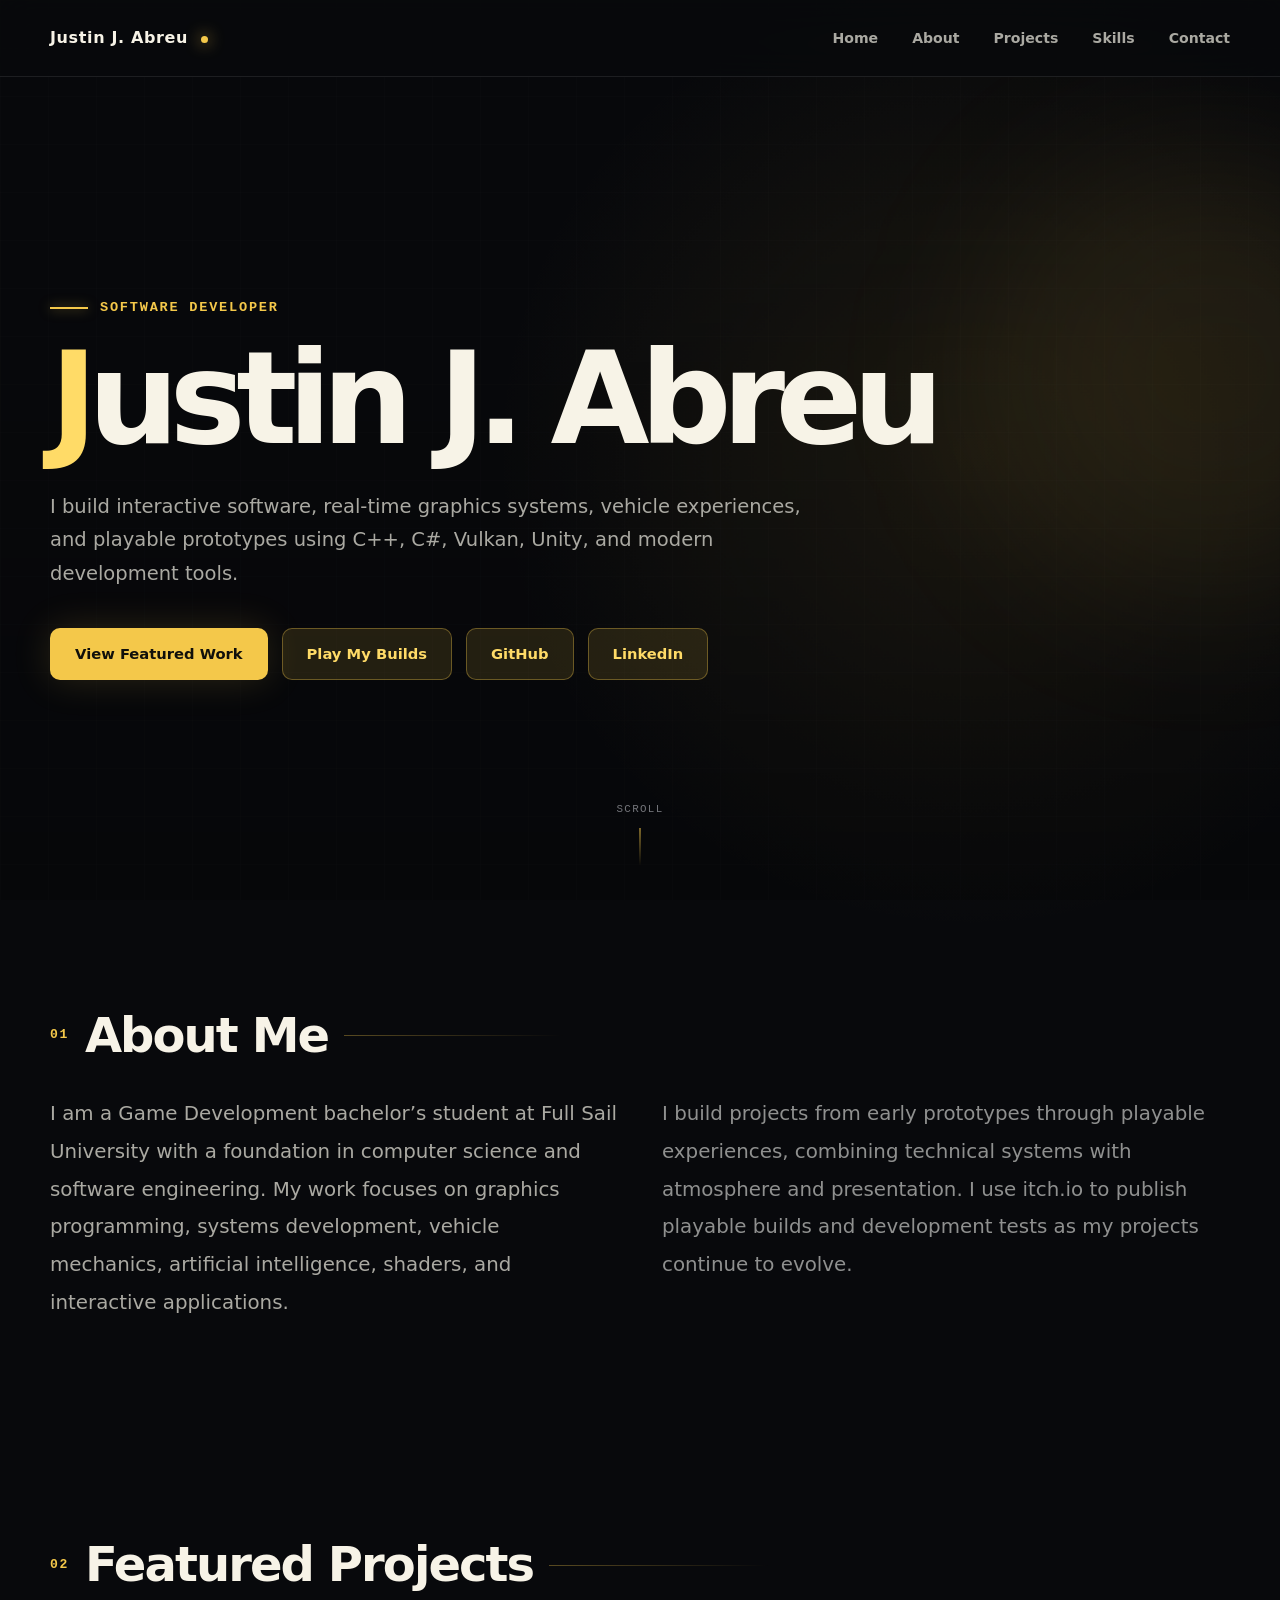
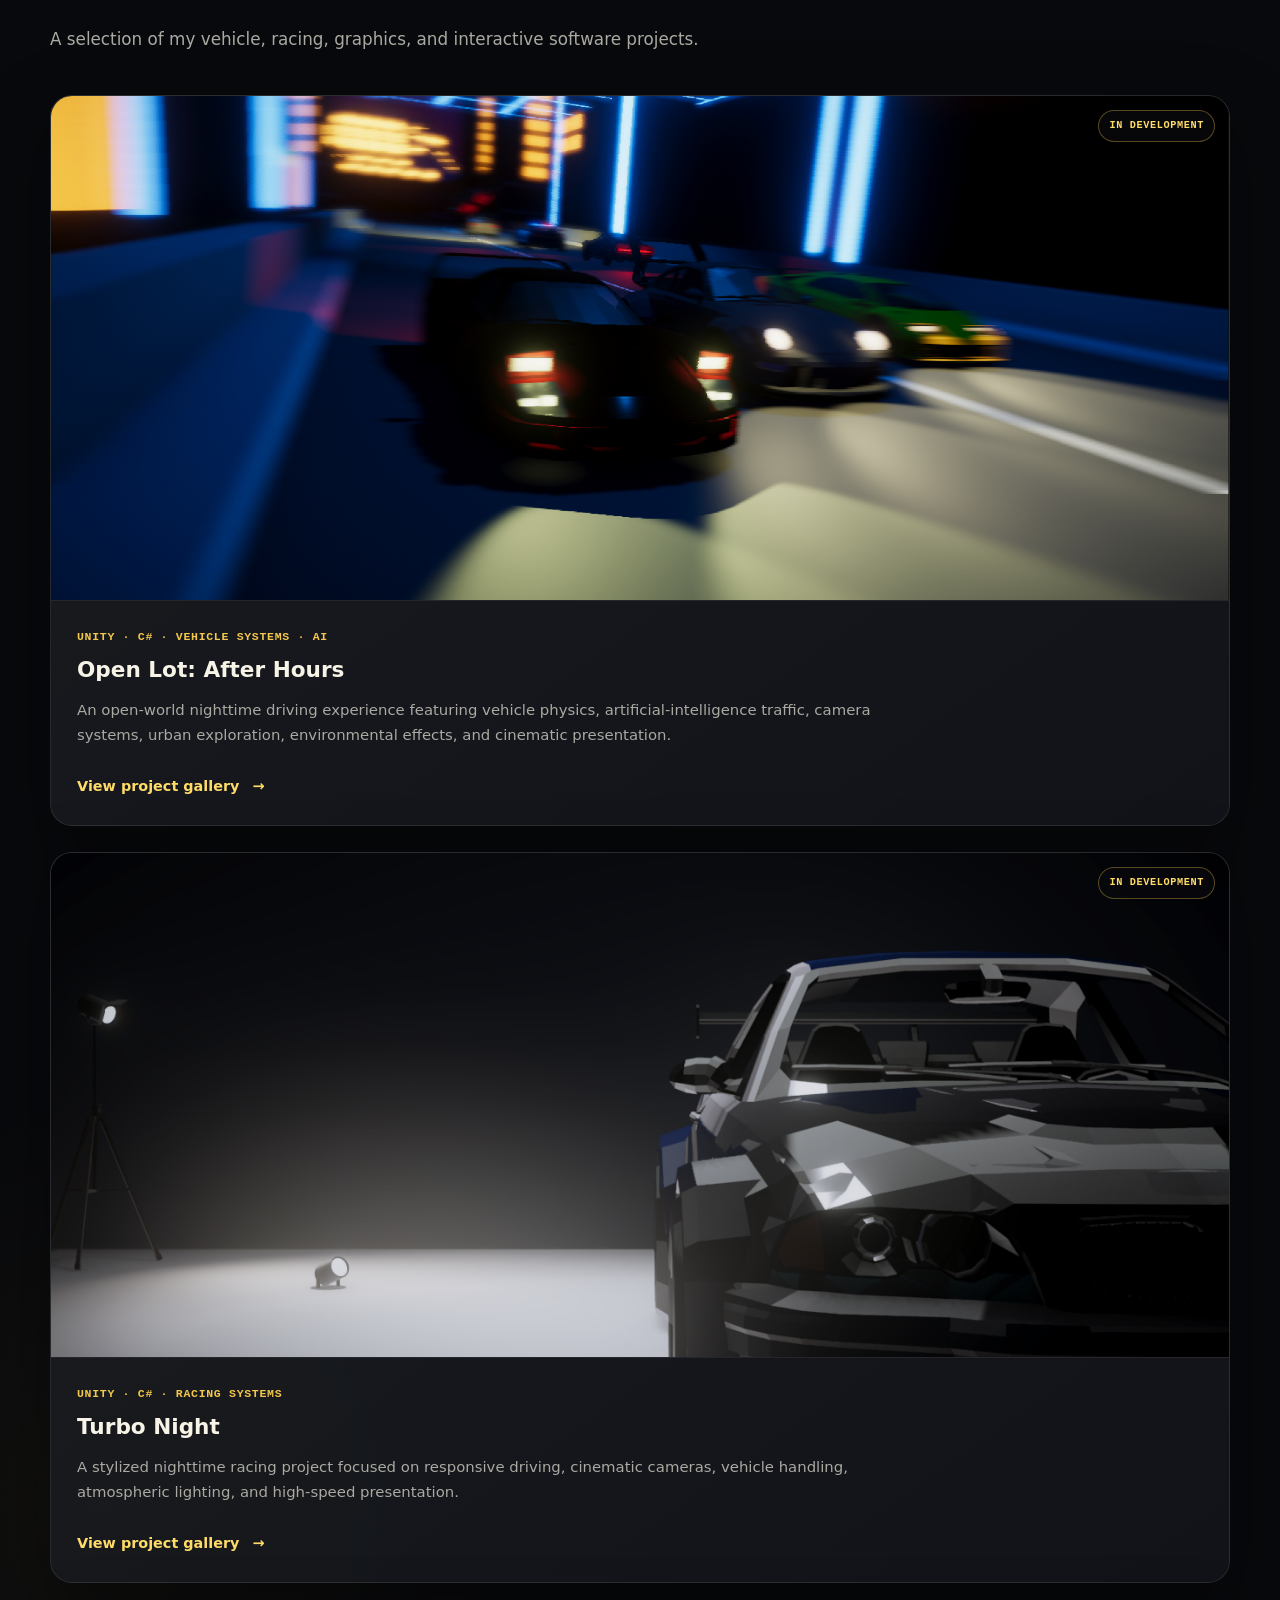
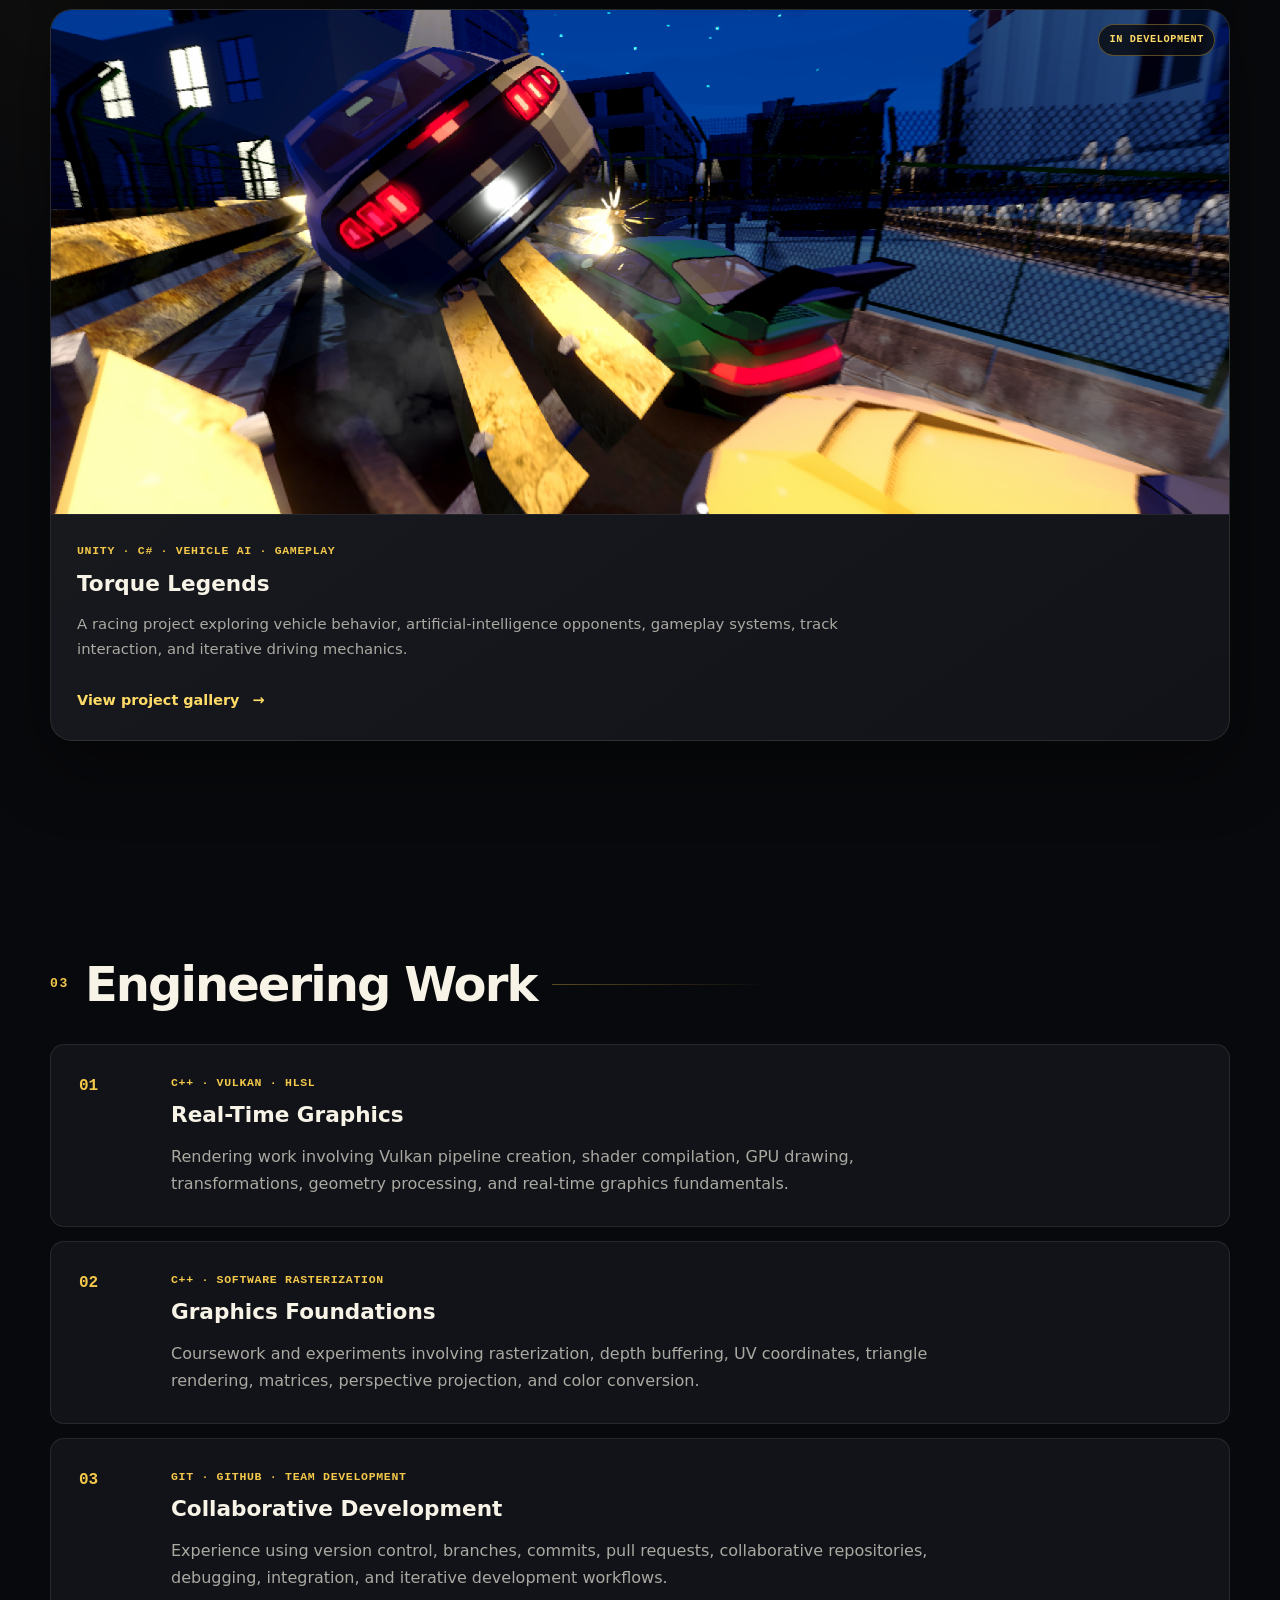
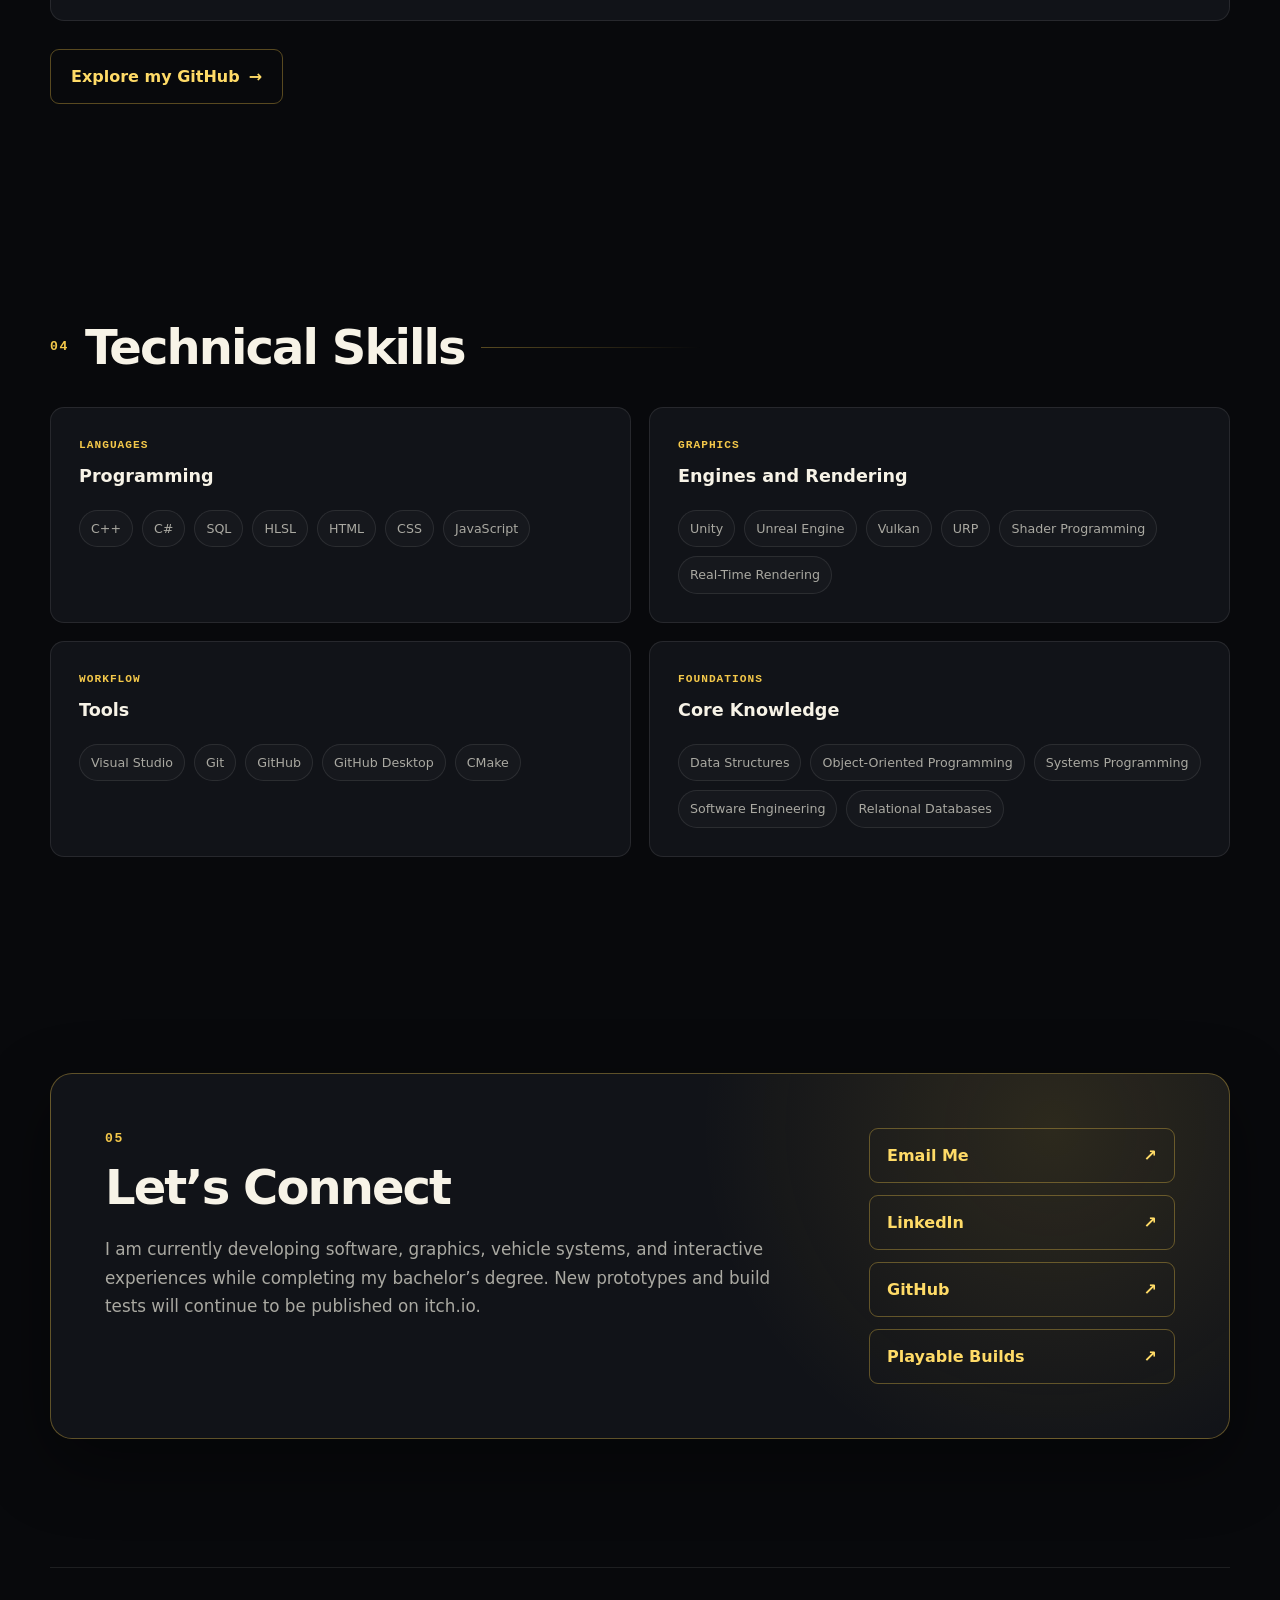
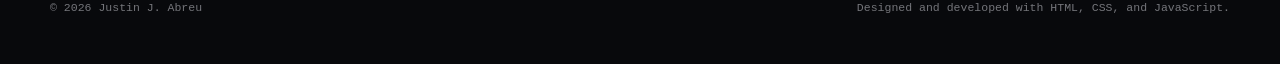
<file: index.html>
<!DOCTYPE html>
<html lang="en">
<head>
    <meta charset="UTF-8">

    <meta
        name="viewport"
        content="width=device-width, initial-scale=1.0"
    >

    <title>Justin J. Abreu | Software Developer</title>

    <meta
        name="description"
        content="Portfolio of Justin J. Abreu, a software developer focused on C++, C#, real-time graphics, vehicle systems, and interactive software."
    >

    <link rel="stylesheet" href="style.css">
</head>

<body>
    <header class="site-header">
        <nav class="navbar">
            <a class="logo" href="#home">
                Justin J. Abreu
            </a>

            <button
                class="menu-button"
                type="button"
                aria-label="Open navigation menu"
                aria-expanded="false"
            >
                ☰
            </button>

            <ul class="nav-links">
                <li>
                    <a href="#home">Home</a>
                </li>

                <li>
                    <a href="#about">About</a>
                </li>

                <li>
                    <a href="#projects">Projects</a>
                </li>

                <li>
                    <a href="#skills">Skills</a>
                </li>

                <li>
                    <a href="#contact">Contact</a>
                </li>
            </ul>
        </nav>
    </header>

    <main>
        <section id="home" class="hero">
            <div class="hero-content">
                <p class="eyebrow">
                    Software Developer
                </p>

                <h1>
                    Justin J. Abreu
                </h1>

                <p class="hero-description">
                    I build interactive software, real-time graphics
                    systems, vehicle experiences, and playable
                    prototypes using C++, C#, Vulkan, Unity, and
                    modern development tools.
                </p>

                <div class="hero-actions">
                    <a
                        class="button primary-button"
                        href="#projects"
                    >
                        View Featured Work
                    </a>

                    <a
                        class="button secondary-button"
                        href="https://justinabreu8.itch.io"
                        target="_blank"
                        rel="noopener noreferrer"
                    >
                        Play My Builds
                    </a>

                    <a
                        class="button secondary-button"
                        href="https://github.com/JustinAbreu11"
                        target="_blank"
                        rel="noopener noreferrer"
                    >
                        GitHub
                    </a>

                    <a
                        class="button secondary-button"
                        href="https://www.linkedin.com/in/justin-abreu-2625342a3/"
                        target="_blank"
                        rel="noopener noreferrer"
                    >
                        LinkedIn
                    </a>
                </div>
            </div>

            <a
                class="scroll-indicator"
                href="#about"
                aria-label="Scroll to About section"
            >
                <span>Scroll</span>
                <span class="scroll-line"></span>
            </a>
        </section>

        <section id="about" class="content-section">
            <div class="section-heading">
                <p class="section-number">01</p>
                <h2>About Me</h2>
            </div>

            <div class="about-layout">
                <p class="about-text">
                    I am a Game Development bachelor’s student at
                    Full Sail University with a foundation in
                    computer science and software engineering. My
                    work focuses on graphics programming, systems
                    development, vehicle mechanics, artificial
                    intelligence, shaders, and interactive
                    applications.
                </p>

                <p class="about-text secondary-about-text">
                    I build projects from early prototypes through
                    playable experiences, combining technical
                    systems with atmosphere and presentation. I use
                    itch.io to publish playable builds and
                    development tests as my projects continue to
                    evolve.
                </p>
            </div>
        </section>

        <section id="projects" class="content-section">
            <div class="section-heading">
                <p class="section-number">02</p>
                <h2>Featured Projects</h2>
            </div>

            <p class="section-introduction">
                A selection of my vehicle, racing, graphics, and
                interactive software projects.
            </p>

            <div class="project-stack">
                <article
                    class="project-card project-card-wide clickable-project-card"
                    data-project-url="projects/open-lot.html"
                    tabindex="0"
                    role="link"
                    aria-label="Open the Open Lot: After Hours project page"
                >
                    <div class="project-media">
                        <img
                            class="project-image"
                            src="open-lot-cover.png"
                            alt="Vehicles driving through the neon-lit city environment in Open Lot: After Hours"
                        >

                        <span class="project-status">
                            In Development
                        </span>
                    </div>

                    <div class="project-card-content">
                        <p class="project-type">
                            Unity · C# · Vehicle Systems · AI
                        </p>

                        <h3>Open Lot: After Hours</h3>

                        <p>
                            An open-world nighttime driving experience
                            featuring vehicle physics, artificial-intelligence
                            traffic, camera systems, urban exploration,
                            environmental effects, and cinematic presentation.
                        </p>

                        <div class="project-links">
                            <a href="projects/open-lot.html">
                                View project gallery
                            </a>
                        </div>
                    </div>
                </article>

                <article
                    class="project-card project-card-wide clickable-project-card"
                    data-project-url="projects/turbo-night.html"
                    tabindex="0"
                    role="link"
                    aria-label="Open the Turbo Night project page"
                >
                    <div class="project-media">
                        <img
                            class="project-image"
                            src="turbo-night-cover.png"
                            alt="BMW M3 GTR displayed under studio lighting in Turbo Night"
                        >

                        <span class="project-status">
                            In Development
                        </span>
                    </div>

                    <div class="project-card-content">
                        <p class="project-type">
                            Unity · C# · Racing Systems
                        </p>

                        <h3>Turbo Night</h3>

                        <p>
                            A stylized nighttime racing project focused on
                            responsive driving, cinematic cameras, vehicle
                            handling, atmospheric lighting, and high-speed
                            presentation.
                        </p>

                        <div class="project-links">
                            <a href="projects/turbo-night.html">
                                View project gallery
                            </a>
                        </div>
                    </div>
                </article>

                <article
                    class="project-card project-card-wide clickable-project-card"
                    data-project-url="projects/torque-legends.html"
                    tabindex="0"
                    role="link"
                    aria-label="Open the Torque Legends project page"
                >
                    <div class="project-media">
                        <img
                            class="project-image"
                            src="torque-legends-cover.png"
                            alt="Mustang airborne above other vehicles during a race in Torque Legends"
                        >

                        <span class="project-status">
                            In Development
                        </span>
                    </div>

                    <div class="project-card-content">
                        <p class="project-type">
                            Unity · C# · Vehicle AI · Gameplay
                        </p>

                        <h3>Torque Legends</h3>

                        <p>
                            A racing project exploring vehicle behavior,
                            artificial-intelligence opponents, gameplay
                            systems, track interaction, and iterative driving
                            mechanics.
                        </p>

                        <div class="project-links">
                            <a href="projects/torque-legends.html">
                                View project gallery
                            </a>
                        </div>
                    </div>
                </article>
            </div>
        </section>

        <section
            id="engineering"
            class="content-section engineering-section"
        >
            <div class="section-heading">
                <p class="section-number">03</p>
                <h2>Engineering Work</h2>
            </div>

            <div class="engineering-grid">
                <article class="engineering-card">
                    <p class="engineering-number">01</p>

                    <div>
                        <p class="project-type">
                            C++ · Vulkan · HLSL
                        </p>

                        <h3>Real-Time Graphics</h3>

                        <p>
                            Rendering work involving Vulkan pipeline
                            creation, shader compilation, GPU drawing,
                            transformations, geometry processing, and
                            real-time graphics fundamentals.
                        </p>
                    </div>
                </article>

                <article class="engineering-card">
                    <p class="engineering-number">02</p>

                    <div>
                        <p class="project-type">
                            C++ · Software Rasterization
                        </p>

                        <h3>Graphics Foundations</h3>

                        <p>
                            Coursework and experiments involving
                            rasterization, depth buffering, UV
                            coordinates, triangle rendering, matrices,
                            perspective projection, and color
                            conversion.
                        </p>
                    </div>
                </article>

                <article class="engineering-card">
                    <p class="engineering-number">03</p>

                    <div>
                        <p class="project-type">
                            Git · GitHub · Team Development
                        </p>

                        <h3>Collaborative Development</h3>

                        <p>
                            Experience using version control, branches,
                            commits, pull requests, collaborative
                            repositories, debugging, integration, and
                            iterative development workflows.
                        </p>
                    </div>
                </article>
            </div>

            <a
                class="inline-button"
                href="https://github.com/JustinAbreu11"
                target="_blank"
                rel="noopener noreferrer"
            >
                Explore my GitHub
            </a>
        </section>

        <section id="skills" class="content-section">
            <div class="section-heading">
                <p class="section-number">04</p>
                <h2>Technical Skills</h2>
            </div>

            <div class="skills-grid">
                <article class="skill-group">
                    <p class="skill-label">Languages</p>

                    <h3>Programming</h3>

                    <div class="skill-tags">
                        <span>C++</span>
                        <span>C#</span>
                        <span>SQL</span>
                        <span>HLSL</span>
                        <span>HTML</span>
                        <span>CSS</span>
                        <span>JavaScript</span>
                    </div>
                </article>

                <article class="skill-group">
                    <p class="skill-label">Graphics</p>

                    <h3>Engines and Rendering</h3>

                    <div class="skill-tags">
                        <span>Unity</span>
                        <span>Unreal Engine</span>
                        <span>Vulkan</span>
                        <span>URP</span>
                        <span>Shader Programming</span>
                        <span>Real-Time Rendering</span>
                    </div>
                </article>

                <article class="skill-group">
                    <p class="skill-label">Workflow</p>

                    <h3>Tools</h3>

                    <div class="skill-tags">
                        <span>Visual Studio</span>
                        <span>Git</span>
                        <span>GitHub</span>
                        <span>GitHub Desktop</span>
                        <span>CMake</span>
                    </div>
                </article>

                <article class="skill-group">
                    <p class="skill-label">Foundations</p>

                    <h3>Core Knowledge</h3>

                    <div class="skill-tags">
                        <span>Data Structures</span>
                        <span>Object-Oriented Programming</span>
                        <span>Systems Programming</span>
                        <span>Software Engineering</span>
                        <span>Relational Databases</span>
                    </div>
                </article>
            </div>
        </section>

        <section
            id="contact"
            class="content-section contact-section"
        >
            <div class="contact-panel">
                <div>
                    <p class="section-number">05</p>

                    <h2>Let’s Connect</h2>

                    <p>
                        I am currently developing software, graphics,
                        vehicle systems, and interactive experiences
                        while completing my bachelor’s degree. New
                        prototypes and build tests will continue to be
                        published on itch.io.
                    </p>
                </div>

                <div class="contact-links">
                    <a href="mailto:jjpar0912@gmail.com">
                        Email Me
                    </a>

                    <a
                        href="https://www.linkedin.com/in/justin-abreu-2625342a3/"
                        target="_blank"
                        rel="noopener noreferrer"
                    >
                        LinkedIn
                    </a>

                    <a
                        href="https://github.com/JustinAbreu11"
                        target="_blank"
                        rel="noopener noreferrer"
                    >
                        GitHub
                    </a>

                    <a
                        href="https://justinabreu8.itch.io"
                        target="_blank"
                        rel="noopener noreferrer"
                    >
                        Playable Builds
                    </a>
                </div>
            </div>
        </section>
    </main>

    <footer>
        <p>
            © <span id="current-year"></span>
            Justin J. Abreu
        </p>

        <p>
            Designed and developed with HTML, CSS, and JavaScript.
        </p>
    </footer>

    <script src="script.js"></script>
</body>
</html>
</file>
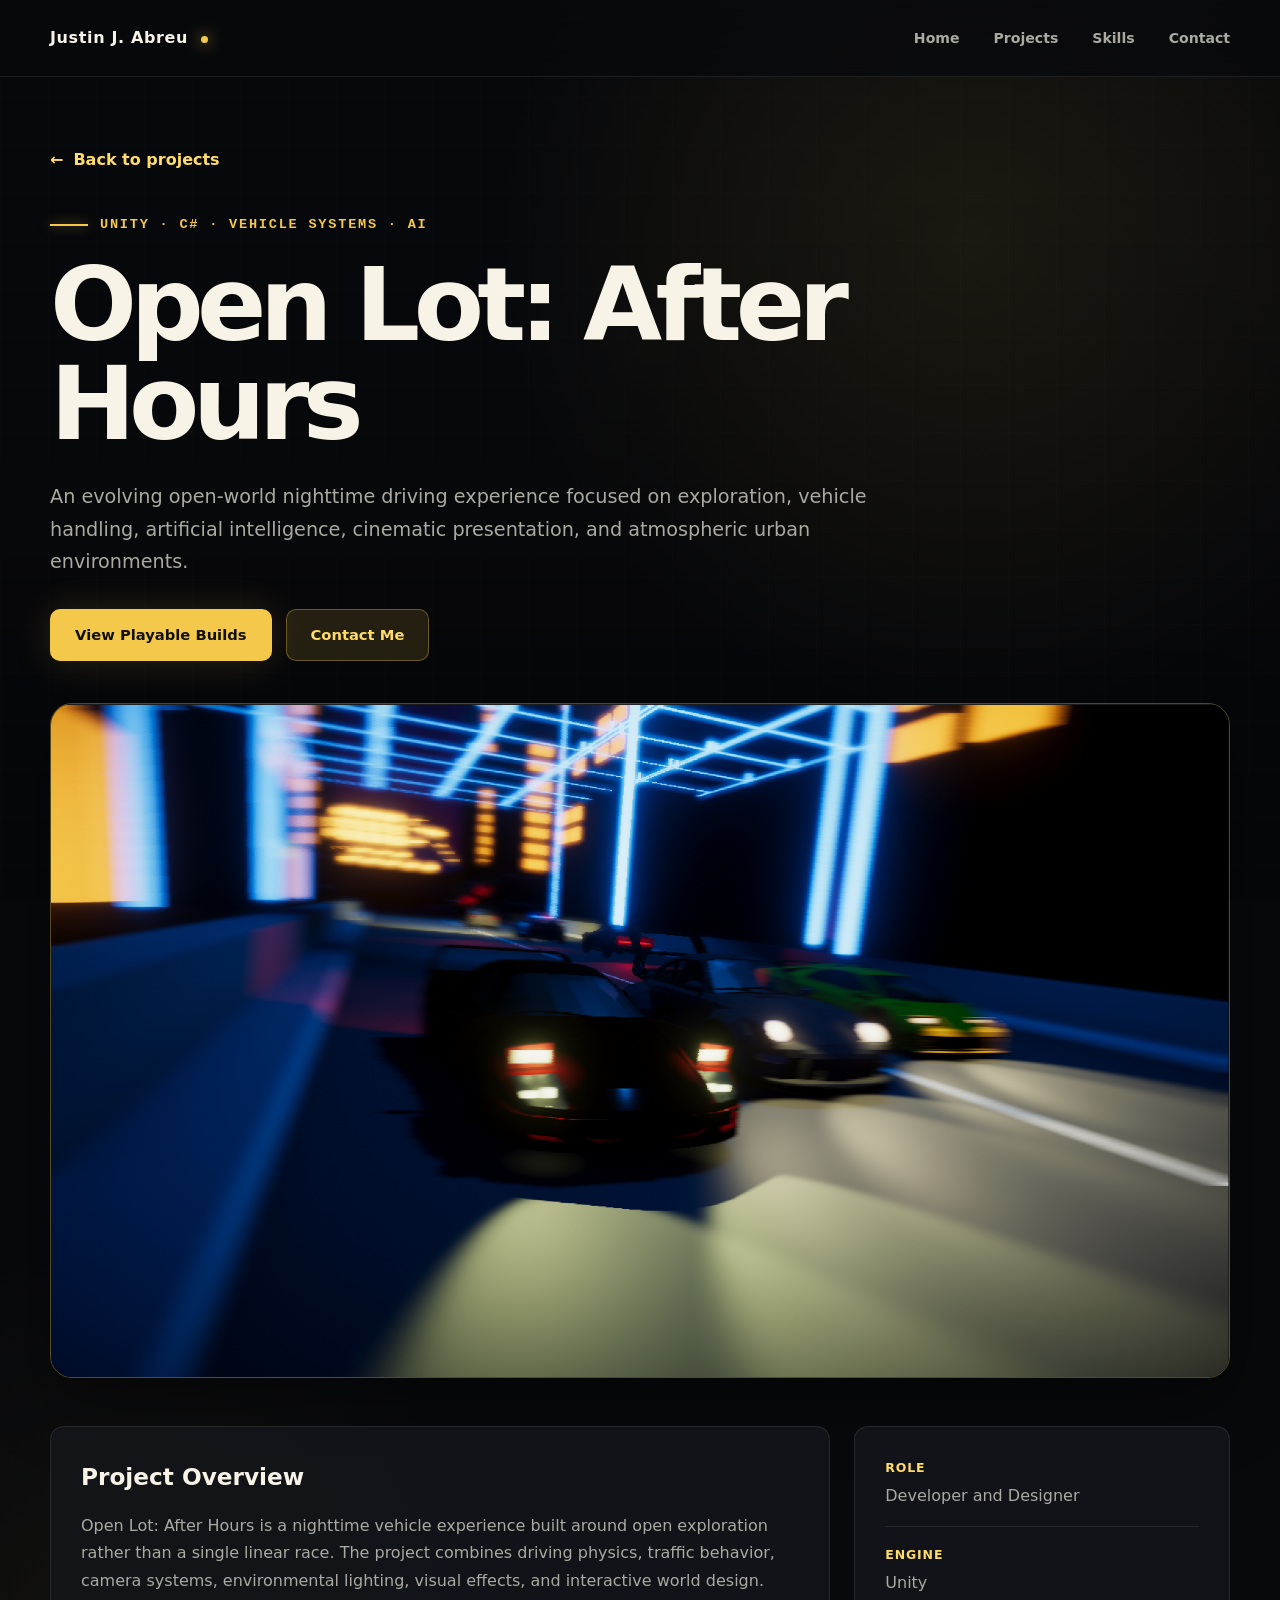
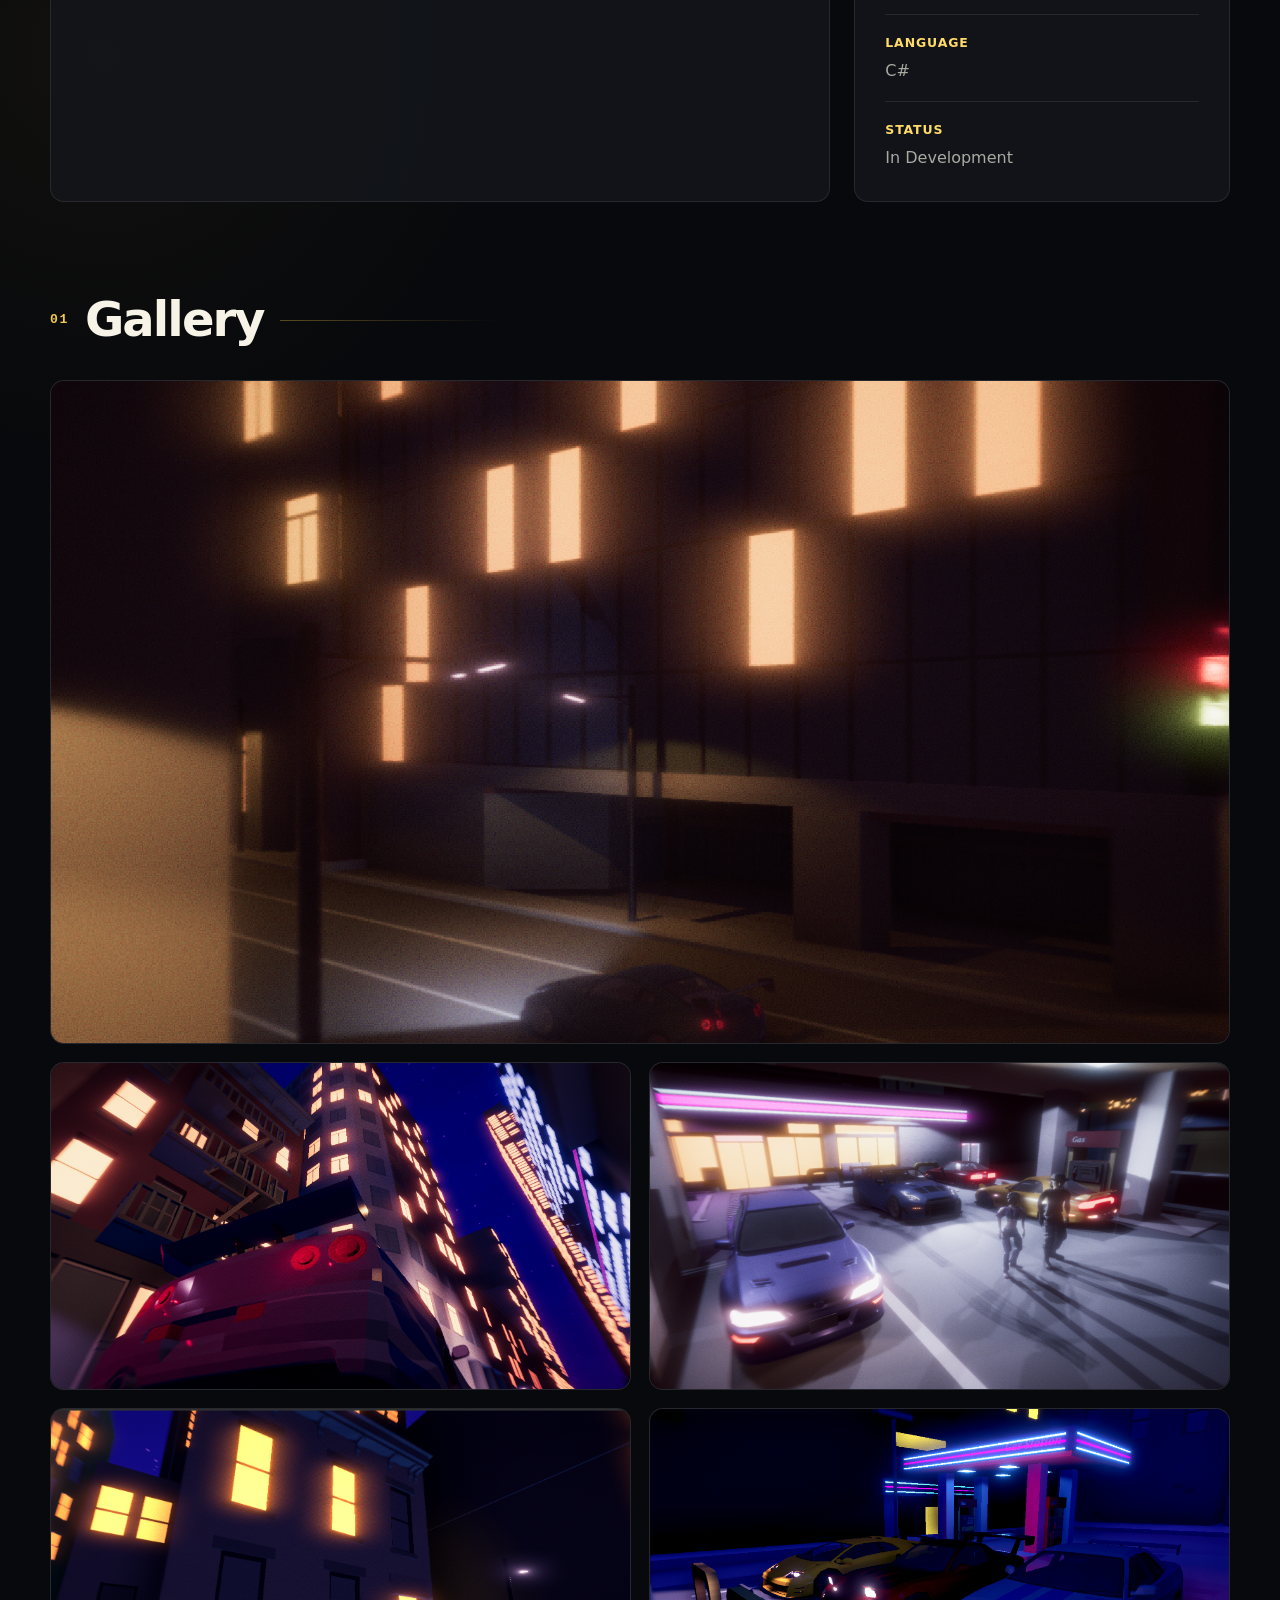
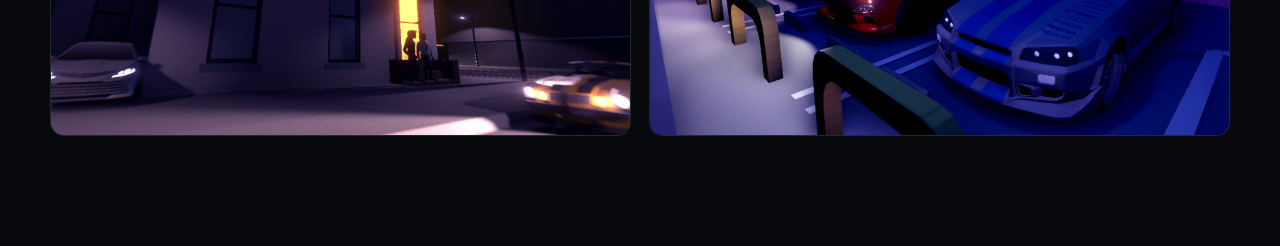
<file: projects/open-lot.html>
<!DOCTYPE html>
<html lang="en">
<head>
    <meta charset="UTF-8">

    <meta
        name="viewport"
        content="width=device-width, initial-scale=1.0"
    >

    <title>Open Lot: After Hours | Justin J. Abreu</title>

    <meta
        name="description"
        content="Open Lot: After Hours, an open-world nighttime driving project developed by Justin J. Abreu."
    >

    <link rel="stylesheet" href="../style.css">

    <style>
        .project-page {
            width: min(calc(100% - 40px), var(--page-width));
            margin: 0 auto;
            padding:
                calc(var(--header-height) + 70px)
                0
                110px;
        }

        .project-back-link {
            display: inline-flex;
            align-items: center;
            gap: 10px;
            margin-bottom: 40px;
            color: var(--gold-bright);
            font-weight: 800;
        }

        .project-back-link::before {
            content: "←";
        }

        .project-page-header {
            margin-bottom: 42px;
        }

        .project-page-header h1 {
            max-width: 950px;
            margin-top: 12px;
            font-size: clamp(3rem, 8vw, 6.5rem);
            line-height: 0.96;
            letter-spacing: -0.065em;
        }

        .project-page-summary {
            max-width: 820px;
            margin-top: 28px;
            color: var(--text-secondary);
            font-size: clamp(1rem, 2vw, 1.2rem);
        }

        .project-page-actions {
            display: flex;
            flex-wrap: wrap;
            gap: 14px;
            margin-top: 30px;
        }

        .project-hero-image {
            display: block;
            width: 100%;
            max-height: 680px;
            border: 1px solid var(--border-gold);
            border-radius: var(--radius-large);
            object-fit: cover;
            box-shadow: var(--shadow);
        }

        .project-details-grid {
            display: grid;
            grid-template-columns:
                minmax(0, 1.35fr)
                minmax(260px, 0.65fr);
            gap: 24px;
            margin-top: 48px;
        }

        .project-detail-panel {
            padding: 30px;
            border: 1px solid var(--border);
            border-radius: var(--radius-medium);
            background: var(--surface);
        }

        .project-detail-panel h2 {
            margin-bottom: 16px;
            font-size: 1.45rem;
        }

        .project-detail-panel p {
            color: var(--text-secondary);
        }

        .project-facts {
            display: grid;
            gap: 17px;
        }

        .project-fact {
            padding-bottom: 17px;
            border-bottom: 1px solid var(--border);
        }

        .project-fact:last-child {
            padding-bottom: 0;
            border-bottom: 0;
        }

        .project-fact strong {
            display: block;
            margin-bottom: 4px;
            color: var(--gold-bright);
            font-size: 0.78rem;
            letter-spacing: 0.07em;
            text-transform: uppercase;
        }

        .project-fact span {
            color: var(--text-secondary);
        }

        .gallery-section {
            margin-top: 90px;
        }

        .gallery-grid {
            display: grid;
            grid-template-columns: repeat(2, minmax(0, 1fr));
            gap: 18px;
            margin-top: 32px;
        }

        .gallery-button {
            overflow: hidden;
            padding: 0;
            border: 1px solid var(--border);
            border-radius: var(--radius-medium);
            background: var(--surface);
            cursor: pointer;
        }

        .gallery-button:first-child {
            grid-column: 1 / -1;
        }

        .gallery-button img {
            display: block;
            width: 100%;
            aspect-ratio: 16 / 9;
            object-fit: cover;
            transition:
                transform 400ms ease,
                filter 400ms ease;
        }

        .gallery-button:hover {
            border-color: var(--border-gold);
        }

        .gallery-button:hover img {
            filter: brightness(1.08);
            transform: scale(1.025);
        }

        .lightbox {
            position: fixed;
            z-index: 2000;
            inset: 0;
            display: none;
            align-items: center;
            justify-content: center;
            padding: 30px;
            background: rgba(0, 0, 0, 0.92);
        }

        .lightbox.open {
            display: flex;
        }

        .lightbox-image {
            display: block;
            max-width: min(1200px, 88vw);
            max-height: 86vh;
            border: 1px solid var(--border-gold);
            border-radius: 12px;
            object-fit: contain;
        }

        .lightbox-close,
        .lightbox-previous,
        .lightbox-next {
            position: absolute;
            display: grid;
            place-items: center;
            border: 1px solid var(--border-gold);
            border-radius: 50%;
            background: rgba(9, 10, 13, 0.82);
            color: var(--gold-bright);
            cursor: pointer;
        }

        .lightbox-close {
            top: 22px;
            right: 22px;
            width: 46px;
            height: 46px;
            font-size: 1.5rem;
        }

        .lightbox-previous,
        .lightbox-next {
            top: 50%;
            width: 50px;
            height: 50px;
            font-size: 1.5rem;
            transform: translateY(-50%);
        }

        .lightbox-previous {
            left: 22px;
        }

        .lightbox-next {
            right: 22px;
        }

        @media (max-width: 760px) {
            .project-page {
                width: min(calc(100% - 28px), var(--page-width));
                padding-top: calc(var(--header-height) + 45px);
            }

            .project-details-grid,
            .gallery-grid {
                grid-template-columns: 1fr;
            }

            .gallery-button:first-child {
                grid-column: auto;
            }

            .lightbox-previous {
                left: 10px;
            }

            .lightbox-next {
                right: 10px;
            }

            .lightbox-close {
                top: 10px;
                right: 10px;
            }
        }
    </style>
</head>

<body>
    <header class="site-header">
        <nav class="navbar">
            <a class="logo" href="../index.html">
                Justin J. Abreu
            </a>

            <ul class="nav-links">
                <li>
                    <a href="../index.html">Home</a>
                </li>

                <li>
                    <a href="../index.html#projects">Projects</a>
                </li>

                <li>
                    <a href="../index.html#skills">Skills</a>
                </li>

                <li>
                    <a href="../index.html#contact">Contact</a>
                </li>
            </ul>
        </nav>
    </header>

    <main class="project-page">
        <a
            class="project-back-link"
            href="../index.html#projects"
        >
            Back to projects
        </a>

        <header class="project-page-header">
            <p class="eyebrow">
                Unity · C# · Vehicle Systems · AI
            </p>

            <h1>Open Lot: After Hours</h1>

            <p class="project-page-summary">
                An evolving open-world nighttime driving experience
                focused on exploration, vehicle handling, artificial
                intelligence, cinematic presentation, and atmospheric
                urban environments.
            </p>

            <div class="project-page-actions">
                <a
                    class="button primary-button"
                    href="https://justinabreu8.itch.io"
                    target="_blank"
                    rel="noopener noreferrer"
                >
                    View Playable Builds
                </a>

                <a
                    class="button secondary-button"
                    href="../index.html#contact"
                >
                    Contact Me
                </a>
            </div>
        </header>

        <img
            class="project-hero-image"
            src="../open-lot-cover.png"
            alt="Vehicles driving through a neon-lit city in Open Lot: After Hours"
        >

        <section class="project-details-grid">
            <article class="project-detail-panel">
                <h2>Project Overview</h2>

                <p>
                    Open Lot: After Hours is a nighttime vehicle
                    experience built around open exploration rather
                    than a single linear race. The project combines
                    driving physics, traffic behavior, camera systems,
                    environmental lighting, visual effects, and
                    interactive world design.
                </p>
            </article>

            <aside class="project-detail-panel project-facts">
                <div class="project-fact">
                    <strong>Role</strong>
                    <span>Developer and Designer</span>
                </div>

                <div class="project-fact">
                    <strong>Engine</strong>
                    <span>Unity</span>
                </div>

                <div class="project-fact">
                    <strong>Language</strong>
                    <span>C#</span>
                </div>

                <div class="project-fact">
                    <strong>Status</strong>
                    <span>In Development</span>
                </div>
            </aside>
        </section>

        <section class="gallery-section">
            <div class="section-heading">
                <p class="section-number">01</p>
                <h2>Gallery</h2>
            </div>

            <div class="gallery-grid">
                <button
                    class="gallery-button"
                    type="button"
                    data-gallery-index="0"
                >
                    <img
                        src="../open-lot-gallery-01.png"
                        alt="Open Lot: After Hours gameplay screenshot 1"
                    >
                </button>

                <button
                    class="gallery-button"
                    type="button"
                    data-gallery-index="1"
                >
                    <img
                        src="../open-lot-gallery-02.png"
                        alt="Open Lot: After Hours gameplay screenshot 2"
                    >
                </button>

                <button
                    class="gallery-button"
                    type="button"
                    data-gallery-index="2"
                >
                    <img
                        src="../open-lot-gallery-03.png"
                        alt="Open Lot: After Hours gameplay screenshot 3"
                    >
                </button>

                <button
                    class="gallery-button"
                    type="button"
                    data-gallery-index="3"
                >
                    <img
                        src="../open-lot-gallery-04.png"
                        alt="Open Lot: After Hours gameplay screenshot 4"
                    >
                </button>

                <button
                    class="gallery-button"
                    type="button"
                    data-gallery-index="4"
                >
                    <img
                        src="../open-lot-gallery-05.png"
                        alt="Open Lot: After Hours gameplay screenshot 5"
                    >
                </button>
            </div>
        </section>
    </main>

    <div
        class="lightbox"
        role="dialog"
        aria-modal="true"
        aria-label="Open Lot image gallery"
    >
        <button
            class="lightbox-close"
            type="button"
            aria-label="Close gallery"
        >
            ×
        </button>

        <button
            class="lightbox-previous"
            type="button"
            aria-label="Previous image"
        >
            ‹
        </button>

        <img
            class="lightbox-image"
            src="../open-lot-gallery-01.png"
            alt="Expanded Open Lot gallery image"
        >

        <button
            class="lightbox-next"
            type="button"
            aria-label="Next image"
        >
            ›
        </button>
    </div>

    <script>
        "use strict";

        const galleryImages = [
            "../open-lot-gallery-01.png",
            "../open-lot-gallery-02.png",
            "../open-lot-gallery-03.png",
            "../open-lot-gallery-04.png",
            "../open-lot-gallery-05.png"
        ];

        const galleryButtons =
            document.querySelectorAll(".gallery-button");

        const lightbox =
            document.querySelector(".lightbox");

        const lightboxImage =
            document.querySelector(".lightbox-image");

        const closeButton =
            document.querySelector(".lightbox-close");

        const previousButton =
            document.querySelector(".lightbox-previous");

        const nextButton =
            document.querySelector(".lightbox-next");

        let currentImageIndex = 0;

        function showImage(index) {
            currentImageIndex =
                (index + galleryImages.length) %
                galleryImages.length;

            lightboxImage.src =
                galleryImages[currentImageIndex];
        }

        function openLightbox(index) {
            showImage(index);
            lightbox.classList.add("open");
            document.body.style.overflow = "hidden";
        }

        function closeLightbox() {
            lightbox.classList.remove("open");
            document.body.style.overflow = "";
        }

        galleryButtons.forEach((button) => {
            button.addEventListener("click", () => {
                openLightbox(
                    Number(button.dataset.galleryIndex)
                );
            });
        });

        closeButton.addEventListener(
            "click",
            closeLightbox
        );

        previousButton.addEventListener("click", () => {
            showImage(currentImageIndex - 1);
        });

        nextButton.addEventListener("click", () => {
            showImage(currentImageIndex + 1);
        });

        lightbox.addEventListener("click", (event) => {
            if (event.target === lightbox) {
                closeLightbox();
            }
        });

        document.addEventListener("keydown", (event) => {
            if (!lightbox.classList.contains("open")) {
                return;
            }

            if (event.key === "Escape") {
                closeLightbox();
            }

            if (event.key === "ArrowLeft") {
                showImage(currentImageIndex - 1);
            }

            if (event.key === "ArrowRight") {
                showImage(currentImageIndex + 1);
            }
        });
    </script>
</body>
</html>
</file>
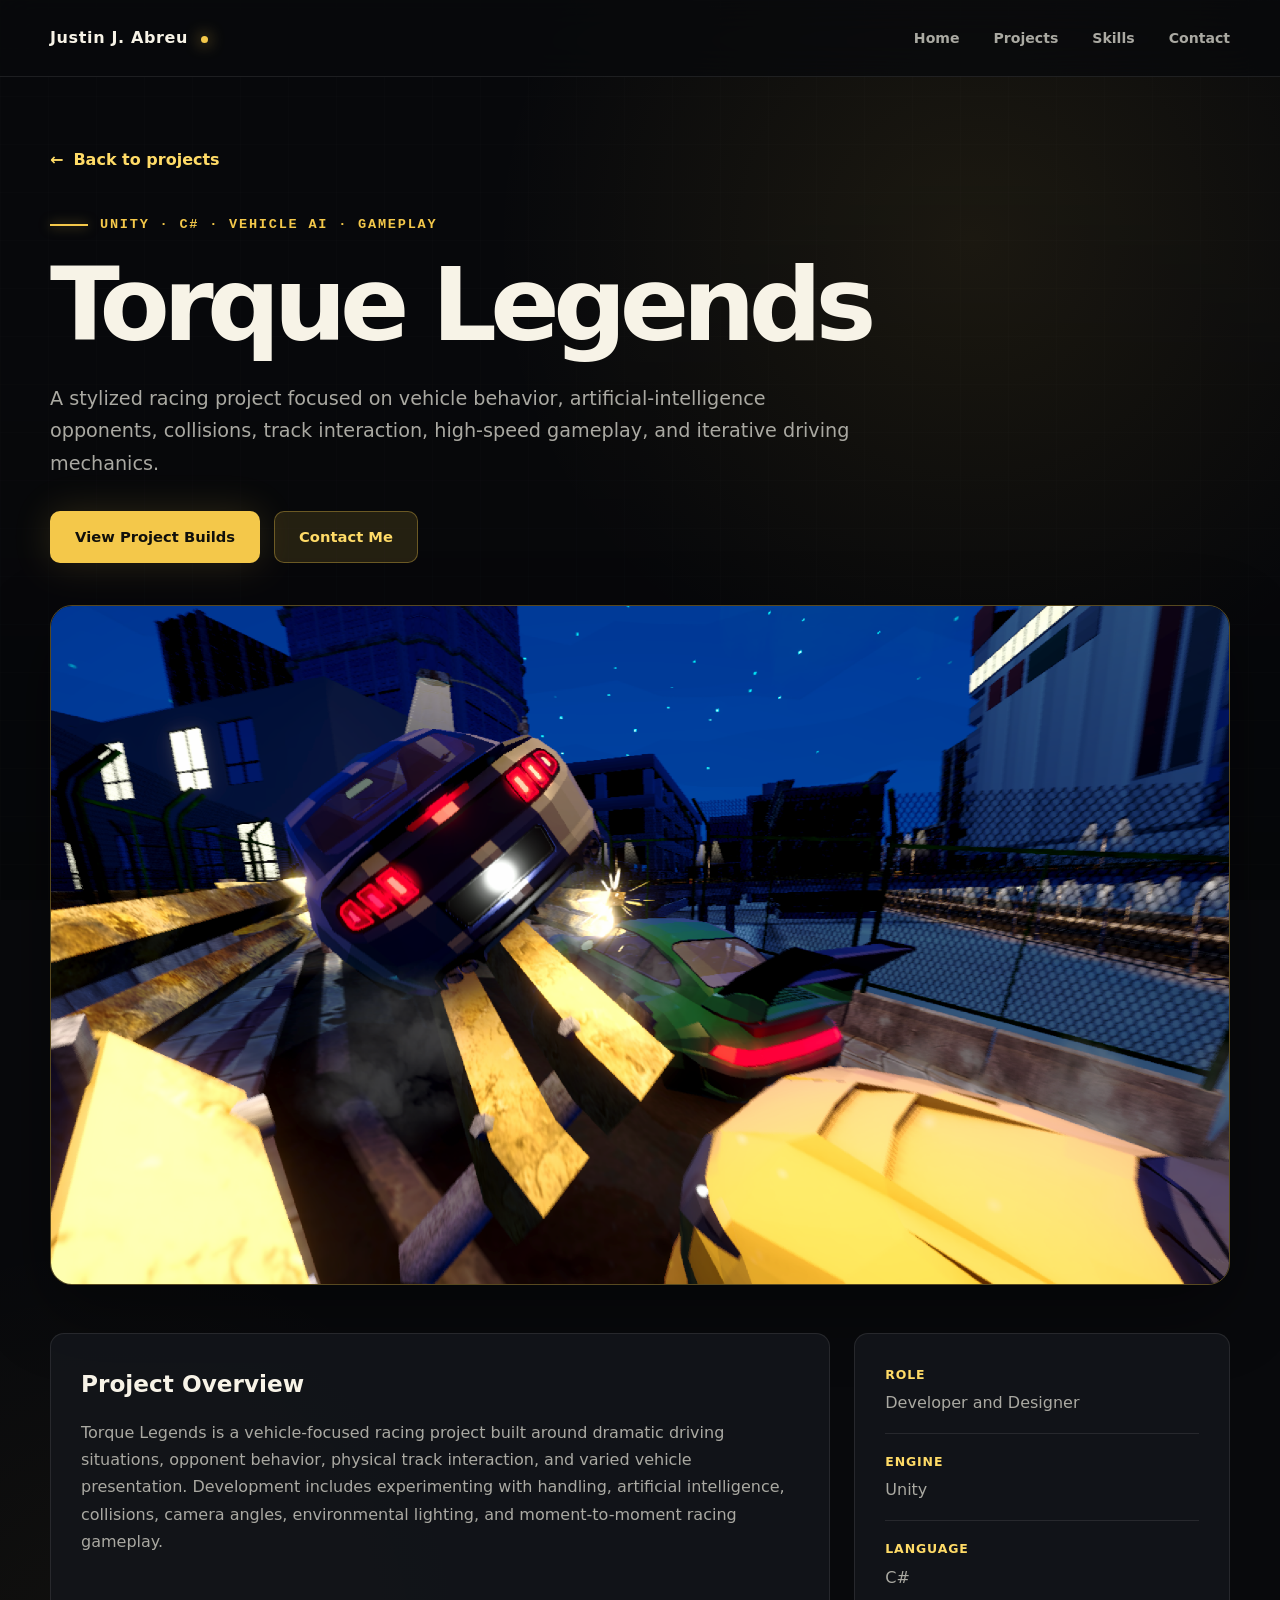
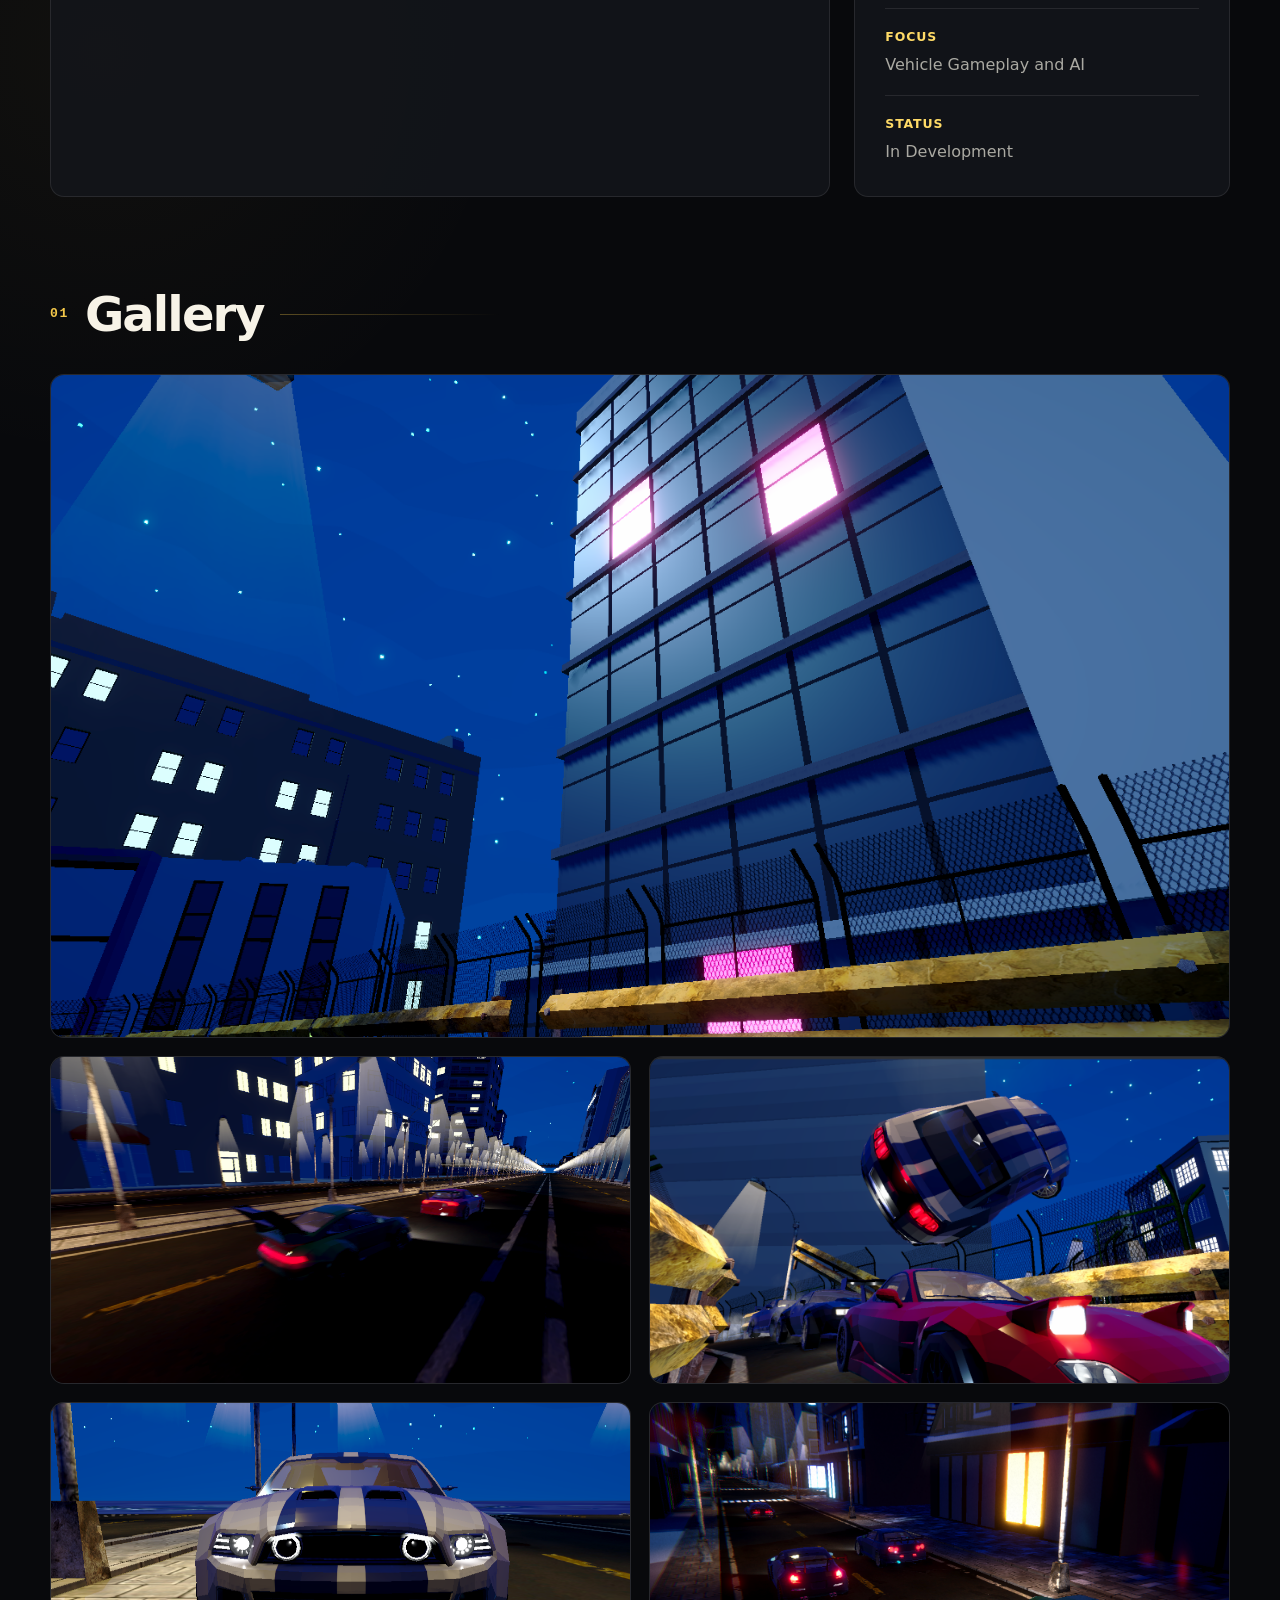
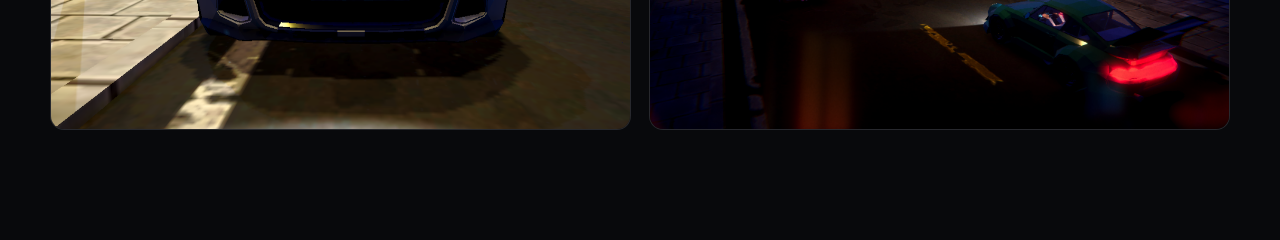
<file: projects/torque-legends.html>
<!DOCTYPE html>
<html lang="en">
<head>
    <meta charset="UTF-8">

    <meta
        name="viewport"
        content="width=device-width, initial-scale=1.0"
    >

    <title>Torque Legends | Justin J. Abreu</title>

    <meta
        name="description"
        content="Torque Legends, a racing and vehicle gameplay project developed by Justin J. Abreu."
    >

    <link rel="stylesheet" href="../style.css">

    <style>
        .project-page {
            width: min(calc(100% - 40px), var(--page-width));
            margin: 0 auto;
            padding:
                calc(var(--header-height) + 70px)
                0
                110px;
        }

        .project-back-link {
            display: inline-flex;
            align-items: center;
            gap: 10px;
            margin-bottom: 40px;
            color: var(--gold-bright);
            font-weight: 800;
        }

        .project-back-link::before {
            content: "←";
        }

        .project-page-header {
            margin-bottom: 42px;
        }

        .project-page-header h1 {
            max-width: 950px;
            margin-top: 12px;
            font-size: clamp(3rem, 8vw, 6.5rem);
            line-height: 0.96;
            letter-spacing: -0.065em;
        }

        .project-page-summary {
            max-width: 820px;
            margin-top: 28px;
            color: var(--text-secondary);
            font-size: clamp(1rem, 2vw, 1.2rem);
        }

        .project-page-actions {
            display: flex;
            flex-wrap: wrap;
            gap: 14px;
            margin-top: 30px;
        }

        .project-hero-image {
            display: block;
            width: 100%;
            max-height: 680px;
            border: 1px solid var(--border-gold);
            border-radius: var(--radius-large);
            object-fit: cover;
            box-shadow: var(--shadow);
        }

        .project-details-grid {
            display: grid;
            grid-template-columns:
                minmax(0, 1.35fr)
                minmax(260px, 0.65fr);
            gap: 24px;
            margin-top: 48px;
        }

        .project-detail-panel {
            padding: 30px;
            border: 1px solid var(--border);
            border-radius: var(--radius-medium);
            background: var(--surface);
        }

        .project-detail-panel h2 {
            margin-bottom: 16px;
            font-size: 1.45rem;
        }

        .project-detail-panel p {
            color: var(--text-secondary);
        }

        .project-facts {
            display: grid;
            gap: 17px;
        }

        .project-fact {
            padding-bottom: 17px;
            border-bottom: 1px solid var(--border);
        }

        .project-fact:last-child {
            padding-bottom: 0;
            border-bottom: 0;
        }

        .project-fact strong {
            display: block;
            margin-bottom: 4px;
            color: var(--gold-bright);
            font-size: 0.78rem;
            letter-spacing: 0.07em;
            text-transform: uppercase;
        }

        .project-fact span {
            color: var(--text-secondary);
        }

        .gallery-section {
            margin-top: 90px;
        }

        .gallery-grid {
            display: grid;
            grid-template-columns: repeat(2, minmax(0, 1fr));
            gap: 18px;
            margin-top: 32px;
        }

        .gallery-button {
            overflow: hidden;
            padding: 0;
            border: 1px solid var(--border);
            border-radius: var(--radius-medium);
            background: var(--surface);
            cursor: pointer;
        }

        .gallery-button:first-child {
            grid-column: 1 / -1;
        }

        .gallery-button img {
            display: block;
            width: 100%;
            aspect-ratio: 16 / 9;
            object-fit: cover;
            transition:
                transform 400ms ease,
                filter 400ms ease;
        }

        .gallery-button:hover {
            border-color: var(--border-gold);
        }

        .gallery-button:hover img {
            filter: brightness(1.08);
            transform: scale(1.025);
        }

        .lightbox {
            position: fixed;
            z-index: 2000;
            inset: 0;
            display: none;
            align-items: center;
            justify-content: center;
            padding: 30px;
            background: rgba(0, 0, 0, 0.92);
        }

        .lightbox.open {
            display: flex;
        }

        .lightbox-image {
            display: block;
            max-width: min(1200px, 88vw);
            max-height: 86vh;
            border: 1px solid var(--border-gold);
            border-radius: 12px;
            object-fit: contain;
        }

        .lightbox-close,
        .lightbox-previous,
        .lightbox-next {
            position: absolute;
            display: grid;
            place-items: center;
            border: 1px solid var(--border-gold);
            border-radius: 50%;
            background: rgba(9, 10, 13, 0.82);
            color: var(--gold-bright);
            cursor: pointer;
        }

        .lightbox-close {
            top: 22px;
            right: 22px;
            width: 46px;
            height: 46px;
            font-size: 1.5rem;
        }

        .lightbox-previous,
        .lightbox-next {
            top: 50%;
            width: 50px;
            height: 50px;
            font-size: 1.5rem;
            transform: translateY(-50%);
        }

        .lightbox-previous {
            left: 22px;
        }

        .lightbox-next {
            right: 22px;
        }

        @media (max-width: 760px) {
            .project-page {
                width: min(calc(100% - 28px), var(--page-width));
                padding-top: calc(var(--header-height) + 45px);
            }

            .project-details-grid,
            .gallery-grid {
                grid-template-columns: 1fr;
            }

            .gallery-button:first-child {
                grid-column: auto;
            }

            .lightbox-previous {
                left: 10px;
            }

            .lightbox-next {
                right: 10px;
            }

            .lightbox-close {
                top: 10px;
                right: 10px;
            }
        }
    </style>
</head>

<body>
    <header class="site-header">
        <nav class="navbar">
            <a class="logo" href="../index.html">
                Justin J. Abreu
            </a>

            <ul class="nav-links">
                <li>
                    <a href="../index.html">Home</a>
                </li>

                <li>
                    <a href="../index.html#projects">Projects</a>
                </li>

                <li>
                    <a href="../index.html#skills">Skills</a>
                </li>

                <li>
                    <a href="../index.html#contact">Contact</a>
                </li>
            </ul>
        </nav>
    </header>

    <main class="project-page">
        <a
            class="project-back-link"
            href="../index.html#projects"
        >
            Back to projects
        </a>

        <header class="project-page-header">
            <p class="eyebrow">
                Unity · C# · Vehicle AI · Gameplay
            </p>

            <h1>Torque Legends</h1>

            <p class="project-page-summary">
                A stylized racing project focused on vehicle
                behavior, artificial-intelligence opponents,
                collisions, track interaction, high-speed gameplay,
                and iterative driving mechanics.
            </p>

            <div class="project-page-actions">
                <a
                    class="button primary-button"
                    href="https://justinabreu8.itch.io"
                    target="_blank"
                    rel="noopener noreferrer"
                >
                    View Project Builds
                </a>

                <a
                    class="button secondary-button"
                    href="../index.html#contact"
                >
                    Contact Me
                </a>
            </div>
        </header>

        <img
            class="project-hero-image"
            src="../torque-legends-cover.png"
            alt="Mustang airborne above other vehicles during a race in Torque Legends"
        >

        <section class="project-details-grid">
            <article class="project-detail-panel">
                <h2>Project Overview</h2>

                <p>
                    Torque Legends is a vehicle-focused racing project
                    built around dramatic driving situations, opponent
                    behavior, physical track interaction, and varied
                    vehicle presentation. Development includes
                    experimenting with handling, artificial intelligence,
                    collisions, camera angles, environmental lighting,
                    and moment-to-moment racing gameplay.
                </p>
            </article>

            <aside class="project-detail-panel project-facts">
                <div class="project-fact">
                    <strong>Role</strong>
                    <span>Developer and Designer</span>
                </div>

                <div class="project-fact">
                    <strong>Engine</strong>
                    <span>Unity</span>
                </div>

                <div class="project-fact">
                    <strong>Language</strong>
                    <span>C#</span>
                </div>

                <div class="project-fact">
                    <strong>Focus</strong>
                    <span>Vehicle Gameplay and AI</span>
                </div>

                <div class="project-fact">
                    <strong>Status</strong>
                    <span>In Development</span>
                </div>
            </aside>
        </section>

        <section class="gallery-section">
            <div class="section-heading">
                <p class="section-number">01</p>
                <h2>Gallery</h2>
            </div>

            <div class="gallery-grid">
                <button
                    class="gallery-button"
                    type="button"
                    data-gallery-index="0"
                >
                    <img
                        src="../torque-legends-gallery-01.png"
                        alt="Torque Legends gameplay screenshot 1"
                    >
                </button>

                <button
                    class="gallery-button"
                    type="button"
                    data-gallery-index="1"
                >
                    <img
                        src="../torque-legends-gallery-02.png"
                        alt="Torque Legends gameplay screenshot 2"
                    >
                </button>

                <button
                    class="gallery-button"
                    type="button"
                    data-gallery-index="2"
                >
                    <img
                        src="../torque-legends-gallery-03.png"
                        alt="Torque Legends gameplay screenshot 3"
                    >
                </button>

                <button
                    class="gallery-button"
                    type="button"
                    data-gallery-index="3"
                >
                    <img
                        src="../torque-legends-gallery-04.png"
                        alt="Torque Legends gameplay screenshot 4"
                    >
                </button>

                <button
                    class="gallery-button"
                    type="button"
                    data-gallery-index="4"
                >
                    <img
                        src="../torque-legends-gallery-05.png"
                        alt="Torque Legends gameplay screenshot 5"
                    >
                </button>
            </div>
        </section>
    </main>

    <div
        class="lightbox"
        role="dialog"
        aria-modal="true"
        aria-label="Torque Legends image gallery"
    >
        <button
            class="lightbox-close"
            type="button"
            aria-label="Close gallery"
        >
            ×
        </button>

        <button
            class="lightbox-previous"
            type="button"
            aria-label="Previous image"
        >
            ‹
        </button>

        <img
            class="lightbox-image"
            src="../torque-legends-gallery-01.png"
            alt="Expanded Torque Legends gallery image"
        >

        <button
            class="lightbox-next"
            type="button"
            aria-label="Next image"
        >
            ›
        </button>
    </div>

    <script>
        "use strict";

        const galleryImages = [
            "../torque-legends-gallery-01.png",
            "../torque-legends-gallery-02.png",
            "../torque-legends-gallery-03.png",
            "../torque-legends-gallery-04.png",
            "../torque-legends-gallery-05.png"
        ];

        const galleryButtons =
            document.querySelectorAll(".gallery-button");

        const lightbox =
            document.querySelector(".lightbox");

        const lightboxImage =
            document.querySelector(".lightbox-image");

        const closeButton =
            document.querySelector(".lightbox-close");

        const previousButton =
            document.querySelector(".lightbox-previous");

        const nextButton =
            document.querySelector(".lightbox-next");

        let currentImageIndex = 0;

        function showImage(index) {
            currentImageIndex =
                (index + galleryImages.length) %
                galleryImages.length;

            lightboxImage.src =
                galleryImages[currentImageIndex];
        }

        function openLightbox(index) {
            showImage(index);
            lightbox.classList.add("open");
            document.body.style.overflow = "hidden";
        }

        function closeLightbox() {
            lightbox.classList.remove("open");
            document.body.style.overflow = "";
        }

        galleryButtons.forEach((button) => {
            button.addEventListener("click", () => {
                openLightbox(
                    Number(button.dataset.galleryIndex)
                );
            });
        });

        closeButton.addEventListener(
            "click",
            closeLightbox
        );

        previousButton.addEventListener("click", () => {
            showImage(currentImageIndex - 1);
        });

        nextButton.addEventListener("click", () => {
            showImage(currentImageIndex + 1);
        });

        lightbox.addEventListener("click", (event) => {
            if (event.target === lightbox) {
                closeLightbox();
            }
        });

        document.addEventListener("keydown", (event) => {
            if (!lightbox.classList.contains("open")) {
                return;
            }

            if (event.key === "Escape") {
                closeLightbox();
            }

            if (event.key === "ArrowLeft") {
                showImage(currentImageIndex - 1);
            }

            if (event.key === "ArrowRight") {
                showImage(currentImageIndex + 1);
            }
        });
    </script>
</body>
</html>
</file>
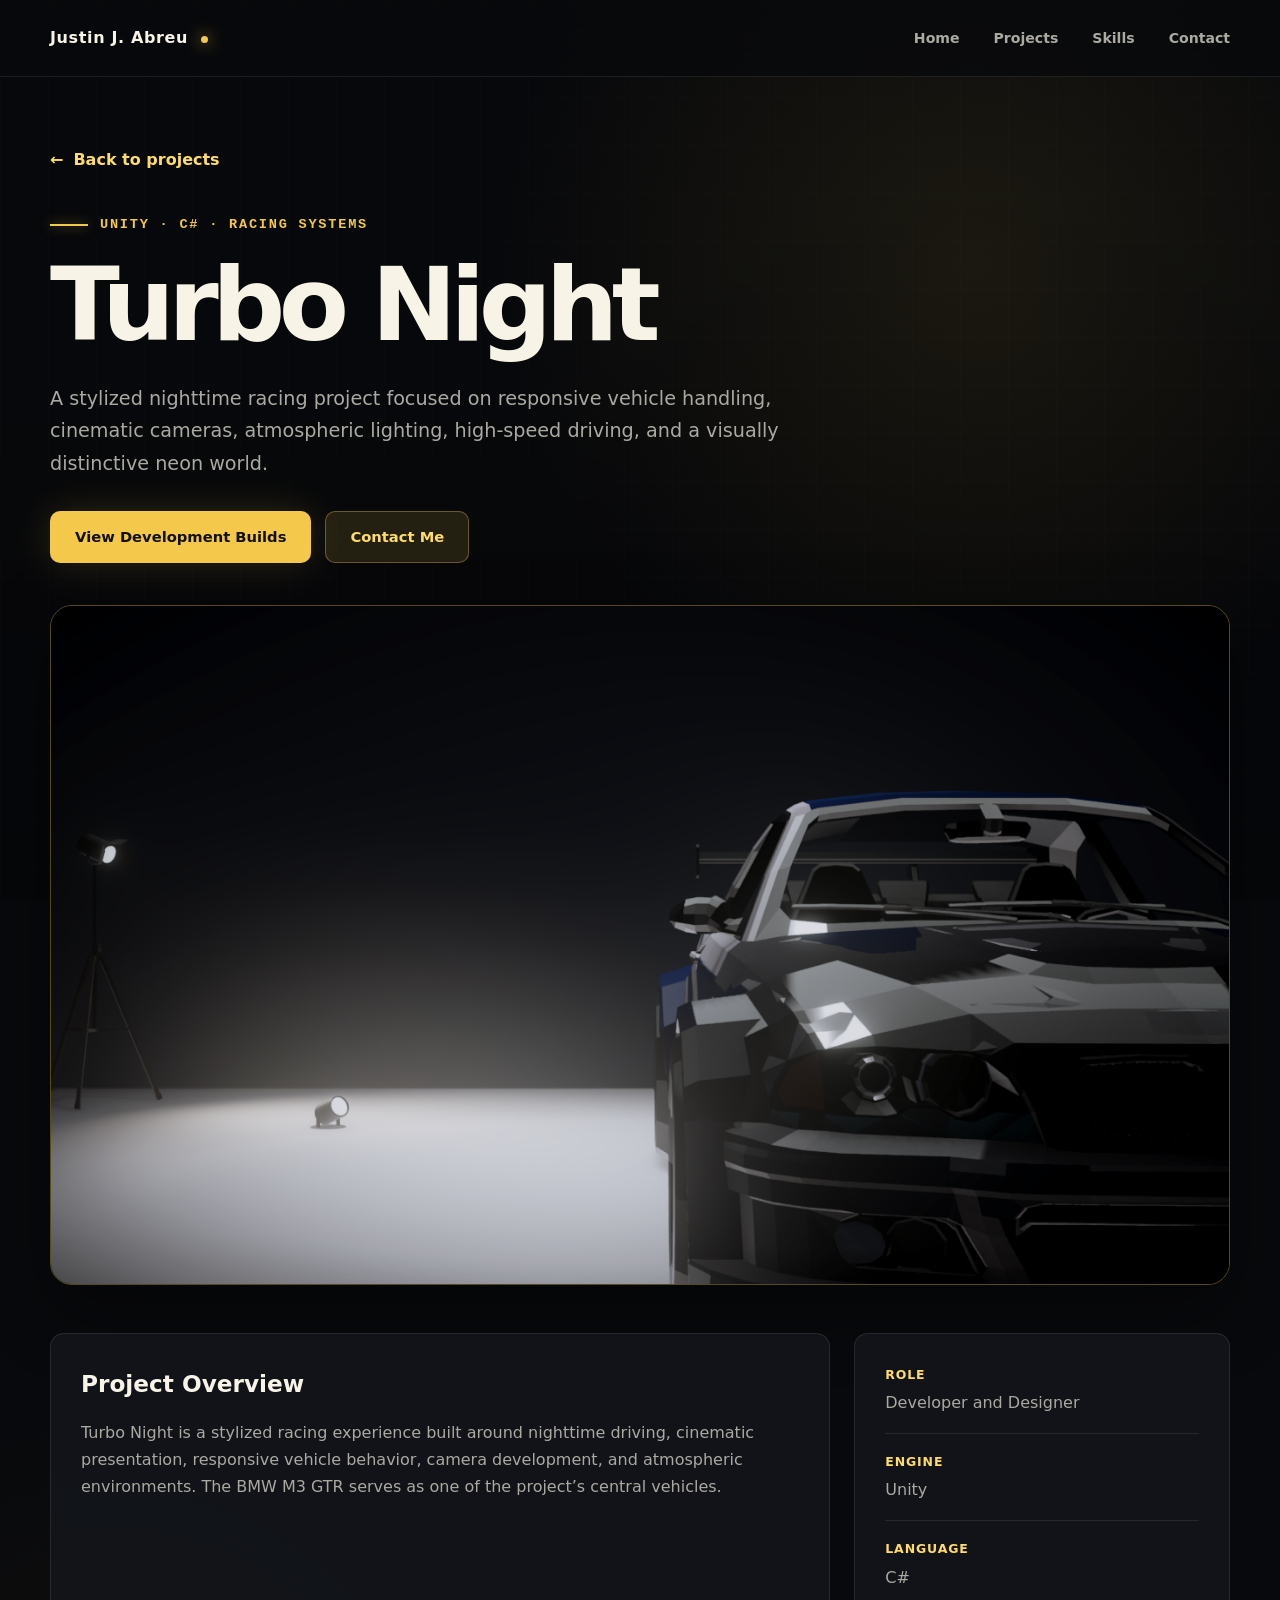
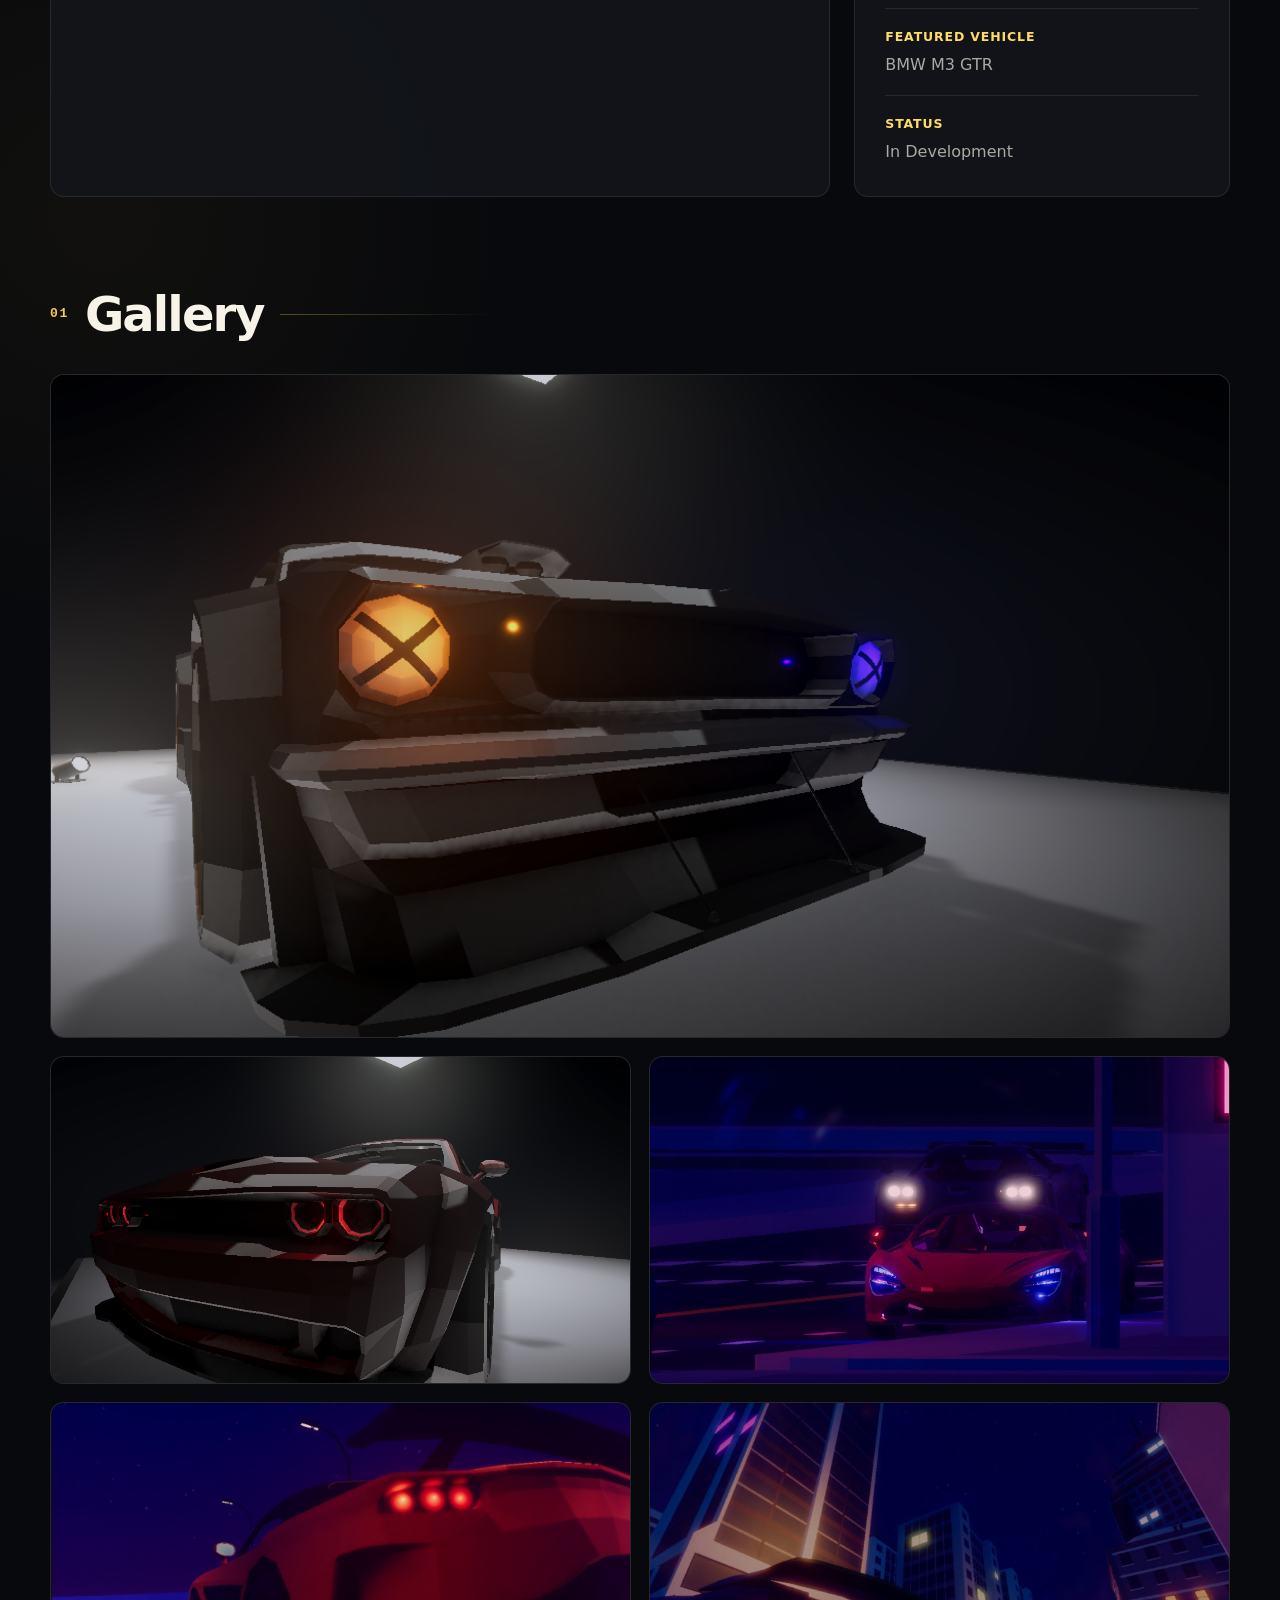
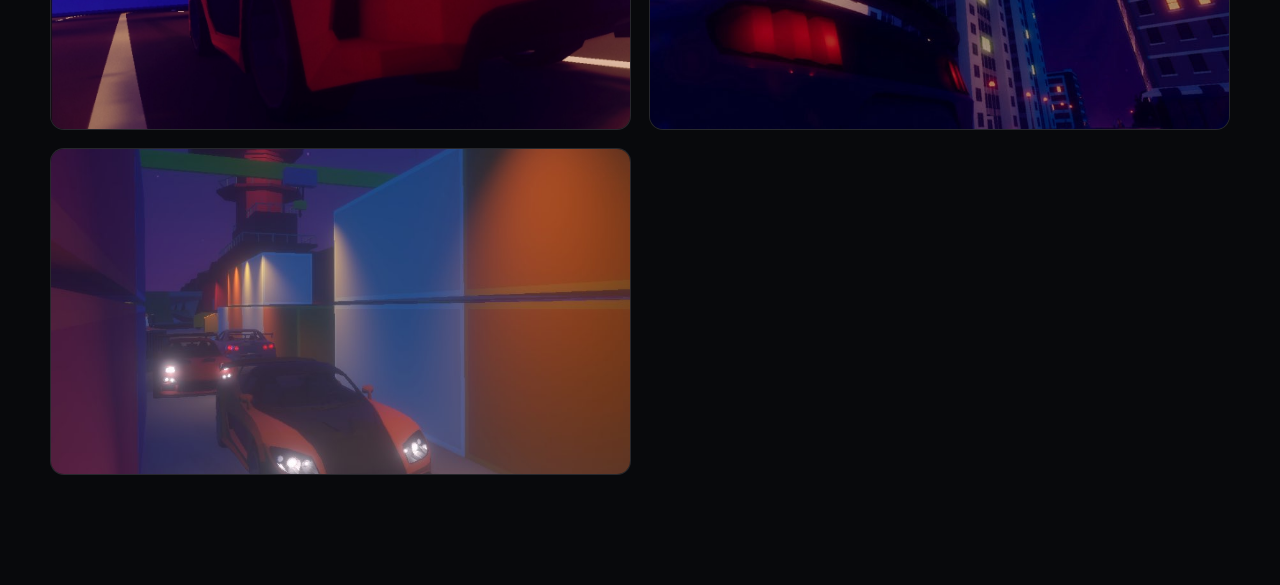
<file: projects/turbo-night.html>
<!DOCTYPE html>
<html lang="en">
<head>
    <meta charset="UTF-8">

    <meta
        name="viewport"
        content="width=device-width, initial-scale=1.0"
    >

    <title>Turbo Night | Justin J. Abreu</title>

    <meta
        name="description"
        content="Turbo Night, a stylized nighttime racing project developed by Justin J. Abreu."
    >

    <link rel="stylesheet" href="../style.css">

    <style>
        .project-page {
            width: min(calc(100% - 40px), var(--page-width));
            margin: 0 auto;
            padding:
                calc(var(--header-height) + 70px)
                0
                110px;
        }

        .project-back-link {
            display: inline-flex;
            align-items: center;
            gap: 10px;
            margin-bottom: 40px;
            color: var(--gold-bright);
            font-weight: 800;
        }

        .project-back-link::before {
            content: "←";
        }

        .project-page-header {
            margin-bottom: 42px;
        }

        .project-page-header h1 {
            max-width: 950px;
            margin-top: 12px;
            font-size: clamp(3rem, 8vw, 6.5rem);
            line-height: 0.96;
            letter-spacing: -0.065em;
        }

        .project-page-summary {
            max-width: 820px;
            margin-top: 28px;
            color: var(--text-secondary);
            font-size: clamp(1rem, 2vw, 1.2rem);
        }

        .project-page-actions {
            display: flex;
            flex-wrap: wrap;
            gap: 14px;
            margin-top: 30px;
        }

        .project-hero-image {
            display: block;
            width: 100%;
            max-height: 680px;
            border: 1px solid var(--border-gold);
            border-radius: var(--radius-large);
            object-fit: cover;
            box-shadow: var(--shadow);
        }

        .project-details-grid {
            display: grid;
            grid-template-columns:
                minmax(0, 1.35fr)
                minmax(260px, 0.65fr);
            gap: 24px;
            margin-top: 48px;
        }

        .project-detail-panel {
            padding: 30px;
            border: 1px solid var(--border);
            border-radius: var(--radius-medium);
            background: var(--surface);
        }

        .project-detail-panel h2 {
            margin-bottom: 16px;
            font-size: 1.45rem;
        }

        .project-detail-panel p {
            color: var(--text-secondary);
        }

        .project-facts {
            display: grid;
            gap: 17px;
        }

        .project-fact {
            padding-bottom: 17px;
            border-bottom: 1px solid var(--border);
        }

        .project-fact:last-child {
            padding-bottom: 0;
            border-bottom: 0;
        }

        .project-fact strong {
            display: block;
            margin-bottom: 4px;
            color: var(--gold-bright);
            font-size: 0.78rem;
            letter-spacing: 0.07em;
            text-transform: uppercase;
        }

        .project-fact span {
            color: var(--text-secondary);
        }

        .gallery-section {
            margin-top: 90px;
        }

        .gallery-grid {
            display: grid;
            grid-template-columns: repeat(2, minmax(0, 1fr));
            gap: 18px;
            margin-top: 32px;
        }

        .gallery-button {
            overflow: hidden;
            padding: 0;
            border: 1px solid var(--border);
            border-radius: var(--radius-medium);
            background: var(--surface);
            cursor: pointer;
        }

        .gallery-button:first-child {
            grid-column: 1 / -1;
        }

        .gallery-button img {
            display: block;
            width: 100%;
            aspect-ratio: 16 / 9;
            object-fit: cover;
            transition:
                transform 400ms ease,
                filter 400ms ease;
        }

        .gallery-button:hover {
            border-color: var(--border-gold);
        }

        .gallery-button:hover img {
            filter: brightness(1.08);
            transform: scale(1.025);
        }

        .lightbox {
            position: fixed;
            z-index: 2000;
            inset: 0;
            display: none;
            align-items: center;
            justify-content: center;
            padding: 30px;
            background: rgba(0, 0, 0, 0.92);
        }

        .lightbox.open {
            display: flex;
        }

        .lightbox-image {
            display: block;
            max-width: min(1200px, 88vw);
            max-height: 86vh;
            border: 1px solid var(--border-gold);
            border-radius: 12px;
            object-fit: contain;
        }

        .lightbox-close,
        .lightbox-previous,
        .lightbox-next {
            position: absolute;
            display: grid;
            place-items: center;
            border: 1px solid var(--border-gold);
            border-radius: 50%;
            background: rgba(9, 10, 13, 0.82);
            color: var(--gold-bright);
            cursor: pointer;
        }

        .lightbox-close {
            top: 22px;
            right: 22px;
            width: 46px;
            height: 46px;
            font-size: 1.5rem;
        }

        .lightbox-previous,
        .lightbox-next {
            top: 50%;
            width: 50px;
            height: 50px;
            font-size: 1.5rem;
            transform: translateY(-50%);
        }

        .lightbox-previous {
            left: 22px;
        }

        .lightbox-next {
            right: 22px;
        }

        @media (max-width: 760px) {
            .project-page {
                width: min(calc(100% - 28px), var(--page-width));
                padding-top: calc(var(--header-height) + 45px);
            }

            .project-details-grid,
            .gallery-grid {
                grid-template-columns: 1fr;
            }

            .gallery-button:first-child {
                grid-column: auto;
            }

            .lightbox-previous {
                left: 10px;
            }

            .lightbox-next {
                right: 10px;
            }

            .lightbox-close {
                top: 10px;
                right: 10px;
            }
        }
    </style>
</head>

<body>
    <header class="site-header">
        <nav class="navbar">
            <a class="logo" href="../index.html">
                Justin J. Abreu
            </a>

            <ul class="nav-links">
                <li>
                    <a href="../index.html">Home</a>
                </li>

                <li>
                    <a href="../index.html#projects">Projects</a>
                </li>

                <li>
                    <a href="../index.html#skills">Skills</a>
                </li>

                <li>
                    <a href="../index.html#contact">Contact</a>
                </li>
            </ul>
        </nav>
    </header>

    <main class="project-page">
        <a
            class="project-back-link"
            href="../index.html#projects"
        >
            Back to projects
        </a>

        <header class="project-page-header">
            <p class="eyebrow">
                Unity · C# · Racing Systems
            </p>

            <h1>Turbo Night</h1>

            <p class="project-page-summary">
                A stylized nighttime racing project focused on
                responsive vehicle handling, cinematic cameras,
                atmospheric lighting, high-speed driving, and a
                visually distinctive neon world.
            </p>

            <div class="project-page-actions">
                <a
                    class="button primary-button"
                    href="https://justinabreu8.itch.io"
                    target="_blank"
                    rel="noopener noreferrer"
                >
                    View Development Builds
                </a>

                <a
                    class="button secondary-button"
                    href="../index.html#contact"
                >
                    Contact Me
                </a>
            </div>
        </header>

        <img
            class="project-hero-image"
            src="../turbo-night-cover.png"
            alt="BMW M3 GTR displayed under studio lighting in Turbo Night"
        >

        <section class="project-details-grid">
            <article class="project-detail-panel">
                <h2>Project Overview</h2>

                <p>
                    Turbo Night is a stylized racing experience built
                    around nighttime driving, cinematic presentation,
                    responsive vehicle behavior, camera development,
                    and atmospheric environments. The BMW M3 GTR
                    serves as one of the project’s central vehicles.
                </p>
            </article>

            <aside class="project-detail-panel project-facts">
                <div class="project-fact">
                    <strong>Role</strong>
                    <span>Developer and Designer</span>
                </div>

                <div class="project-fact">
                    <strong>Engine</strong>
                    <span>Unity</span>
                </div>

                <div class="project-fact">
                    <strong>Language</strong>
                    <span>C#</span>
                </div>

                <div class="project-fact">
                    <strong>Featured Vehicle</strong>
                    <span>BMW M3 GTR</span>
                </div>

                <div class="project-fact">
                    <strong>Status</strong>
                    <span>In Development</span>
                </div>
            </aside>
        </section>

        <section class="gallery-section">
            <div class="section-heading">
                <p class="section-number">01</p>
                <h2>Gallery</h2>
            </div>

            <div class="gallery-grid">
                <button
                    class="gallery-button"
                    type="button"
                    data-gallery-index="0"
                >
                    <img
                        src="../turbo-night-gallery-01.png"
                        alt="Turbo Night screenshot 1"
                    >
                </button>

                <button
                    class="gallery-button"
                    type="button"
                    data-gallery-index="1"
                >
                    <img
                        src="../turbo-night-gallery-02.png"
                        alt="Turbo Night screenshot 2"
                    >
                </button>

                <button
                    class="gallery-button"
                    type="button"
                    data-gallery-index="2"
                >
                    <img
                        src="../turbo-night-gallery-03.png"
                        alt="Turbo Night screenshot 3"
                    >
                </button>

                <button
                    class="gallery-button"
                    type="button"
                    data-gallery-index="3"
                >
                    <img
                        src="../turbo-night-gallery-04.png"
                        alt="Turbo Night screenshot 4"
                    >
                </button>

                <button
                    class="gallery-button"
                    type="button"
                    data-gallery-index="4"
                >
                    <img
                        src="../turbo-night-gallery-05.jpg"
                        alt="Turbo Night screenshot 5"
                    >
                </button>

                <button
                    class="gallery-button"
                    type="button"
                    data-gallery-index="5"
                >
                    <img
                        src="../turbo-night-gallery-06.jpg"
                        alt="Turbo Night screenshot 6"
                    >
                </button>
            </div>
        </section>
    </main>

    <div
        class="lightbox"
        role="dialog"
        aria-modal="true"
        aria-label="Turbo Night image gallery"
    >
        <button
            class="lightbox-close"
            type="button"
            aria-label="Close gallery"
        >
            ×
        </button>

        <button
            class="lightbox-previous"
            type="button"
            aria-label="Previous image"
        >
            ‹
        </button>

        <img
            class="lightbox-image"
            src="../turbo-night-gallery-01.png"
            alt="Expanded Turbo Night gallery image"
        >

        <button
            class="lightbox-next"
            type="button"
            aria-label="Next image"
        >
            ›
        </button>
    </div>

    <script>
        "use strict";

        const galleryImages = [
            "../turbo-night-gallery-01.png",
            "../turbo-night-gallery-02.png",
            "../turbo-night-gallery-03.png",
            "../turbo-night-gallery-04.png",
            "../turbo-night-gallery-05.jpg",
            "../turbo-night-gallery-06.jpg"
        ];

        const galleryButtons =
            document.querySelectorAll(".gallery-button");

        const lightbox =
            document.querySelector(".lightbox");

        const lightboxImage =
            document.querySelector(".lightbox-image");

        const closeButton =
            document.querySelector(".lightbox-close");

        const previousButton =
            document.querySelector(".lightbox-previous");

        const nextButton =
            document.querySelector(".lightbox-next");

        let currentImageIndex = 0;

        function showImage(index) {
            currentImageIndex =
                (index + galleryImages.length) %
                galleryImages.length;

            lightboxImage.src =
                galleryImages[currentImageIndex];
        }

        function openLightbox(index) {
            showImage(index);
            lightbox.classList.add("open");
            document.body.style.overflow = "hidden";
        }

        function closeLightbox() {
            lightbox.classList.remove("open");
            document.body.style.overflow = "";
        }

        galleryButtons.forEach((button) => {
            button.addEventListener("click", () => {
                openLightbox(
                    Number(button.dataset.galleryIndex)
                );
            });
        });

        closeButton.addEventListener(
            "click",
            closeLightbox
        );

        previousButton.addEventListener("click", () => {
            showImage(currentImageIndex - 1);
        });

        nextButton.addEventListener("click", () => {
            showImage(currentImageIndex + 1);
        });

        lightbox.addEventListener("click", (event) => {
            if (event.target === lightbox) {
                closeLightbox();
            }
        });

        document.addEventListener("keydown", (event) => {
            if (!lightbox.classList.contains("open")) {
                return;
            }

            if (event.key === "Escape") {
                closeLightbox();
            }

            if (event.key === "ArrowLeft") {
                showImage(currentImageIndex - 1);
            }

            if (event.key === "ArrowRight") {
                showImage(currentImageIndex + 1);
            }
        });
    </script>
</body>
</html>
</file>
<file: style.css>
/* ================================
   Justin J. Abreu Portfolio
   Main Stylesheet
================================ */

/* ---------- Design variables ---------- */

:root {
    --background: #08090c;
    --background-soft: #0f1116;
    --surface: rgba(20, 22, 28, 0.82);
    --surface-solid: #15171d;
    --surface-hover: #1c1f27;

    --text-primary: #f7f3e7;
    --text-secondary: #aaa9a2;
    --text-muted: #74757a;

    --gold: #f4c84a;
    --gold-bright: #ffdb67;
    --gold-dark: #b98717;
    --gold-transparent: rgba(244, 200, 74, 0.12);

    --border: rgba(255, 255, 255, 0.09);
    --border-gold: rgba(244, 200, 74, 0.34);

    --shadow: 0 24px 70px rgba(0, 0, 0, 0.42);
    --gold-glow: 0 0 38px rgba(244, 200, 74, 0.16);

    --page-width: 1180px;
    --header-height: 76px;
    --radius-large: 22px;
    --radius-medium: 14px;
    --transition: 180ms ease;
}

/* ---------- Reset ---------- */

* {
    box-sizing: border-box;
    margin: 0;
    padding: 0;
}

html {
    scroll-behavior: smooth;
    scroll-padding-top: calc(var(--header-height) + 24px);
}

body {
    min-height: 100vh;
    overflow-x: hidden;
    background:
        radial-gradient(
            circle at 76% 7%,
            rgba(244, 200, 74, 0.09),
            transparent 30rem
        ),
        radial-gradient(
            circle at 8% 48%,
            rgba(244, 200, 74, 0.04),
            transparent 26rem
        ),
        var(--background);
    color: var(--text-primary);
    font-family:
        Inter,
        ui-sans-serif,
        system-ui,
        -apple-system,
        BlinkMacSystemFont,
        "Segoe UI",
        sans-serif;
    line-height: 1.7;
}

body::before {
    position: fixed;
    z-index: -2;
    inset: 0;
    content: "";
    pointer-events: none;
    opacity: 0.025;
    background-image:
        linear-gradient(
            rgba(255, 255, 255, 0.5) 1px,
            transparent 1px
        ),
        linear-gradient(
            90deg,
            rgba(255, 255, 255, 0.5) 1px,
            transparent 1px
        );
    background-size: 48px 48px;
}

body::after {
    position: fixed;
    z-index: -1;
    inset: 0;
    content: "";
    pointer-events: none;
    background:
        linear-gradient(
            180deg,
            transparent,
            rgba(0, 0, 0, 0.18)
        );
}

a {
    color: inherit;
    text-decoration: none;
}

button,
a {
    -webkit-tap-highlight-color: transparent;
}

button {
    color: inherit;
    font: inherit;
}

ul {
    list-style: none;
}

img {
    max-width: 100%;
}

/* ---------- Header ---------- */

.site-header {
    position: fixed;
    z-index: 1000;
    top: 0;
    left: 0;
    width: 100%;
    border-bottom: 1px solid var(--border);
    background: rgba(8, 9, 12, 0.78);
    backdrop-filter: blur(18px);
}

.navbar {
    display: flex;
    align-items: center;
    justify-content: space-between;
    width: min(calc(100% - 40px), var(--page-width));
    height: var(--header-height);
    margin: 0 auto;
}

.logo {
    position: relative;
    font-size: 1rem;
    font-weight: 800;
    letter-spacing: 0.04em;
}

.logo::after {
    display: inline-block;
    width: 7px;
    height: 7px;
    margin-left: 7px;
    border-radius: 50%;
    content: "";
    background: var(--gold);
    box-shadow: 0 0 16px var(--gold);
}

.nav-links {
    display: flex;
    align-items: center;
    gap: 34px;
}

.nav-links a {
    position: relative;
    color: var(--text-secondary);
    font-size: 0.88rem;
    font-weight: 650;
    transition:
        color var(--transition),
        transform var(--transition);
}

.nav-links a::after {
    position: absolute;
    right: 0;
    bottom: -8px;
    left: 0;
    height: 2px;
    content: "";
    background: var(--gold);
    transform: scaleX(0);
    transform-origin: right;
    transition: transform var(--transition);
}

.nav-links a:hover,
.nav-links a:focus-visible {
    color: var(--gold-bright);
}

.nav-links a:hover::after,
.nav-links a:focus-visible::after {
    transform: scaleX(1);
    transform-origin: left;
}

.menu-button {
    display: none;
    border: 0;
    background: transparent;
    cursor: pointer;
    font-size: 1.45rem;
}

/* ---------- Shared layout ---------- */

main {
    width: 100%;
}

.content-section {
    width: min(calc(100% - 40px), var(--page-width));
    margin: 0 auto;
    padding: 108px 0;
}

.section-heading {
    display: flex;
    align-items: center;
    gap: 16px;
    margin-bottom: 32px;
}

.section-number {
    color: var(--gold);
    font-family: ui-monospace, SFMono-Regular, Menlo, monospace;
    font-size: 0.82rem;
    font-weight: 800;
    letter-spacing: 0.12em;
}

.section-heading h2,
.contact-panel h2 {
    font-size: clamp(1.9rem, 4vw, 3rem);
    line-height: 1.15;
    letter-spacing: -0.04em;
}

.section-heading::after {
    width: min(220px, 24vw);
    height: 1px;
    content: "";
    background: linear-gradient(
        90deg,
        var(--border-gold),
        transparent
    );
}

.section-introduction {
    max-width: 720px;
    margin-bottom: 42px;
    color: var(--text-secondary);
    font-size: 1.05rem;
}

/* ---------- Hero ---------- */

.hero {
    position: relative;
    display: grid;
    place-items: center;
    min-height: 100vh;
    padding:
        calc(var(--header-height) + 70px)
        20px
        70px;
}

.hero::before {
    position: absolute;
    top: 17%;
    right: -150px;
    width: 440px;
    height: 440px;
    border-radius: 50%;
    content: "";
    pointer-events: none;
    background: rgba(244, 200, 74, 0.08);
    filter: blur(82px);
}

.hero-content {
    position: relative;
    width: min(100%, var(--page-width));
}

.eyebrow {
    display: flex;
    align-items: center;
    gap: 12px;
    margin-bottom: 20px;
    color: var(--gold);
    font-family: ui-monospace, SFMono-Regular, Menlo, monospace;
    font-size: 0.85rem;
    font-weight: 800;
    letter-spacing: 0.13em;
    text-transform: uppercase;
}

.eyebrow::before {
    width: 38px;
    height: 2px;
    content: "";
    background: var(--gold);
    box-shadow: 0 0 12px rgba(244, 200, 74, 0.6);
}

.hero h1 {
    max-width: 1000px;
    font-size: clamp(3.7rem, 10vw, 8.4rem);
    line-height: 0.93;
    letter-spacing: -0.075em;
}

.hero h1::first-letter {
    color: var(--gold-bright);
}

.hero-description {
    max-width: 760px;
    margin-top: 32px;
    color: var(--text-secondary);
    font-size: clamp(1rem, 2vw, 1.22rem);
}

.hero-actions {
    display: flex;
    flex-wrap: wrap;
    gap: 14px;
    margin-top: 38px;
}

.button {
    display: inline-flex;
    align-items: center;
    justify-content: center;
    min-height: 52px;
    padding: 0 24px;
    border: 1px solid transparent;
    border-radius: 10px;
    font-size: 0.92rem;
    font-weight: 800;
    transition:
        transform var(--transition),
        border-color var(--transition),
        background var(--transition),
        box-shadow var(--transition);
}

.button:hover {
    transform: translateY(-3px);
}

.primary-button {
    background: var(--gold);
    color: #11100b;
    box-shadow: var(--gold-glow);
}

.primary-button:hover {
    background: var(--gold-bright);
    box-shadow: 0 12px 36px rgba(244, 200, 74, 0.25);
}

.secondary-button {
    border-color: var(--border-gold);
    background: var(--gold-transparent);
    color: var(--gold-bright);
}

.secondary-button:hover {
    border-color: var(--gold);
    background: rgba(244, 200, 74, 0.2);
}

.scroll-indicator {
    position: absolute;
    bottom: 34px;
    left: 50%;
    display: flex;
    flex-direction: column;
    align-items: center;
    gap: 10px;
    color: var(--text-muted);
    font-family: ui-monospace, SFMono-Regular, Menlo, monospace;
    font-size: 0.68rem;
    letter-spacing: 0.12em;
    text-transform: uppercase;
    transform: translateX(-50%);
}

.scroll-line {
    width: 1px;
    height: 38px;
    background: linear-gradient(
        var(--gold),
        transparent
    );
}

/* ---------- About ---------- */

.about-layout {
    display: grid;
    grid-template-columns: repeat(2, minmax(0, 1fr));
    gap: 44px;
}

.about-text {
    color: var(--text-secondary);
    font-size: clamp(1.04rem, 2vw, 1.24rem);
    line-height: 1.9;
}

.secondary-about-text {
    color: #8f908f;
}

/* ---------- Projects ---------- */

.project-grid {
    display: grid;
    grid-template-columns: repeat(3, minmax(0, 1fr));
    gap: 22px;
}

.project-card {
    position: relative;
    overflow: hidden;
    border: 1px solid var(--border);
    border-radius: var(--radius-large);
    background:
        linear-gradient(
            145deg,
            rgba(255, 255, 255, 0.035),
            transparent
        ),
        var(--surface);
    box-shadow: var(--shadow);
    transition:
        transform 220ms ease,
        border-color 220ms ease,
        box-shadow 220ms ease;
}

.project-card::before {
    position: absolute;
    z-index: 3;
    top: 0;
    left: 0;
    width: 100%;
    height: 3px;
    content: "";
    background: linear-gradient(
        90deg,
        transparent,
        var(--gold),
        transparent
    );
    opacity: 0;
    transition: opacity 220ms ease;
}

.project-card:hover {
    border-color: var(--border-gold);
    box-shadow:
        var(--shadow),
        0 0 38px rgba(244, 200, 74, 0.08);
    transform: translateY(-8px);
}

.project-card:hover::before {
    opacity: 1;
}

.project-media {
    position: relative;
    overflow: hidden;
    aspect-ratio: 16 / 9;
    border-bottom: 1px solid var(--border);
    background: var(--background-soft);
}

.project-image {
    display: block;
    width: 100%;
    height: 100%;
    object-fit: cover;
    object-position: center;
    transition:
        transform 500ms ease,
        filter 500ms ease;
}

.project-card:hover .project-image {
    filter: brightness(1.08);
    transform: scale(1.045);
}

.project-placeholder {
    display: grid;
    place-items: center;
    background:
        radial-gradient(
            circle at center,
            rgba(244, 200, 74, 0.15),
            transparent 55%
        ),
        linear-gradient(
            145deg,
            #13151b,
            #0c0d11
        );
}

.placeholder-content {
    display: flex;
    flex-direction: column;
    align-items: center;
    gap: 6px;
    padding: 24px;
    text-align: center;
}

.placeholder-label {
    color: var(--gold-bright);
    font-size: 1rem;
    font-weight: 800;
}

.placeholder-subtitle {
    color: var(--text-muted);
    font-family: ui-monospace, SFMono-Regular, Menlo, monospace;
    font-size: 0.7rem;
    letter-spacing: 0.07em;
    text-transform: uppercase;
}

.project-status {
    position: absolute;
    z-index: 2;
    top: 14px;
    right: 14px;
    padding: 6px 10px;
    border: 1px solid var(--border-gold);
    border-radius: 999px;
    background: rgba(9, 10, 13, 0.78);
    color: var(--gold-bright);
    font-family: ui-monospace, SFMono-Regular, Menlo, monospace;
    font-size: 0.64rem;
    font-weight: 800;
    letter-spacing: 0.06em;
    text-transform: uppercase;
    backdrop-filter: blur(10px);
}

.project-card-content {
    padding: 26px;
}

.project-type {
    margin-bottom: 10px;
    color: var(--gold);
    font-family: ui-monospace, SFMono-Regular, Menlo, monospace;
    font-size: 0.72rem;
    font-weight: 750;
    letter-spacing: 0.06em;
    text-transform: uppercase;
}

.project-card h3,
.engineering-card h3 {
    margin-bottom: 14px;
    font-size: 1.35rem;
    line-height: 1.25;
}

.project-card-content > p:not(.project-type) {
    min-height: 155px;
    color: var(--text-secondary);
    font-size: 0.93rem;
}

.project-links {
    margin-top: 24px;
}

.project-links a {
    display: inline-block;
    color: var(--gold-bright);
    font-size: 0.9rem;
    font-weight: 800;
}

.project-links a::after {
    display: inline-block;
    margin-left: 8px;
    content: "→";
    transition: transform var(--transition);
}

.project-links a:hover::after {
    transform: translateX(5px);
}

/* ---------- Engineering work ---------- */

.engineering-section {
    position: relative;
}

.engineering-grid {
    display: grid;
    gap: 14px;
}

.engineering-card {
    display: grid;
    grid-template-columns: 70px 1fr;
    gap: 22px;
    padding: 28px;
    border: 1px solid var(--border);
    border-radius: var(--radius-medium);
    background: var(--surface);
    transition:
        border-color var(--transition),
        transform var(--transition),
        background var(--transition);
}

.engineering-card:hover {
    border-color: var(--border-gold);
    background: var(--surface-hover);
    transform: translateX(6px);
}

.engineering-number {
    color: var(--gold);
    font-family: ui-monospace, SFMono-Regular, Menlo, monospace;
    font-size: 1rem;
    font-weight: 800;
}

.engineering-card p:last-child {
    max-width: 820px;
    color: var(--text-secondary);
}

.inline-button {
    display: inline-flex;
    align-items: center;
    margin-top: 28px;
    padding: 13px 20px;
    border: 1px solid var(--border-gold);
    border-radius: 9px;
    color: var(--gold-bright);
    font-weight: 800;
    transition:
        background var(--transition),
        transform var(--transition);
}

.inline-button::after {
    margin-left: 9px;
    content: "→";
}

.inline-button:hover {
    background: var(--gold-transparent);
    transform: translateY(-3px);
}

/* ---------- Skills ---------- */

.skills-grid {
    display: grid;
    grid-template-columns: repeat(2, minmax(0, 1fr));
    gap: 18px;
}

.skill-group {
    padding: 28px;
    border: 1px solid var(--border);
    border-radius: var(--radius-medium);
    background: var(--surface);
    transition:
        border-color var(--transition),
        transform var(--transition),
        background var(--transition);
}

.skill-group:hover {
    border-color: var(--border-gold);
    background: var(--surface-hover);
    transform: translateY(-4px);
}

.skill-label {
    margin-bottom: 7px;
    color: var(--gold);
    font-family: ui-monospace, SFMono-Regular, Menlo, monospace;
    font-size: 0.7rem;
    font-weight: 800;
    letter-spacing: 0.09em;
    text-transform: uppercase;
}

.skill-group h3 {
    margin-bottom: 18px;
    font-size: 1.1rem;
}

.skill-tags {
    display: flex;
    flex-wrap: wrap;
    gap: 9px;
}

.skill-tags span {
    padding: 7px 11px;
    border: 1px solid var(--border);
    border-radius: 999px;
    background: rgba(255, 255, 255, 0.025);
    color: var(--text-secondary);
    font-size: 0.79rem;
}

/* ---------- Contact ---------- */

.contact-section {
    padding-bottom: 128px;
}

.contact-panel {
    display: grid;
    grid-template-columns: minmax(0, 1.4fr) minmax(260px, 0.6fr);
    gap: 50px;
    padding: 54px;
    border: 1px solid var(--border-gold);
    border-radius: var(--radius-large);
    background:
        radial-gradient(
            circle at 85% 15%,
            rgba(244, 200, 74, 0.12),
            transparent 22rem
        ),
        var(--surface);
    box-shadow: var(--shadow);
}

.contact-panel .section-number {
    margin-bottom: 10px;
}

.contact-panel h2 {
    margin-bottom: 20px;
}

.contact-panel p:not(.section-number) {
    max-width: 680px;
    color: var(--text-secondary);
    font-size: 1.05rem;
}

.contact-links {
    display: flex;
    flex-direction: column;
    gap: 12px;
}

.contact-links a {
    display: flex;
    align-items: center;
    justify-content: space-between;
    padding: 13px 17px;
    border: 1px solid var(--border-gold);
    border-radius: 9px;
    color: var(--gold-bright);
    font-weight: 800;
    transition:
        background var(--transition),
        transform var(--transition);
}

.contact-links a::after {
    content: "↗";
}

.contact-links a:hover {
    background: var(--gold-transparent);
    transform: translateX(5px);
}

/* ---------- Footer ---------- */

footer {
    display: flex;
    align-items: center;
    justify-content: space-between;
    gap: 20px;
    width: min(calc(100% - 40px), var(--page-width));
    margin: 0 auto;
    padding: 30px 0 46px;
    border-top: 1px solid var(--border);
    color: var(--text-muted);
    font-family: ui-monospace, SFMono-Regular, Menlo, monospace;
    font-size: 0.72rem;
}

/* ---------- Scroll reveal ---------- */

.reveal {
    opacity: 0;
    transform: translateY(28px);
    transition:
        opacity 650ms ease,
        transform 650ms ease;
}

.reveal.visible {
    opacity: 1;
    transform: translateY(0);
}

.project-card:nth-child(2).reveal {
    transition-delay: 100ms;
}

.project-card:nth-child(3).reveal {
    transition-delay: 200ms;
}

.skill-group:nth-child(2).reveal {
    transition-delay: 80ms;
}

.skill-group:nth-child(3).reveal {
    transition-delay: 160ms;
}

.skill-group:nth-child(4).reveal {
    transition-delay: 240ms;
}

/* ---------- Accessibility ---------- */

a:focus-visible,
button:focus-visible {
    outline: 2px solid var(--gold-bright);
    outline-offset: 5px;
}

/* ---------- Responsive ---------- */

@media (max-width: 960px) {
    .project-grid {
        grid-template-columns: 1fr;
    }

    .project-card-content > p:not(.project-type) {
        min-height: auto;
    }

    .project-media {
        aspect-ratio: 16 / 7;
    }

    .contact-panel {
        grid-template-columns: 1fr;
    }
}

@media (max-width: 760px) {
    :root {
        --header-height: 68px;
    }

    .menu-button {
        display: block;
    }

    .nav-links {
        position: absolute;
        top: var(--header-height);
        right: 20px;
        left: 20px;
        display: none;
        flex-direction: column;
        align-items: stretch;
        gap: 0;
        overflow: hidden;
        border: 1px solid var(--border);
        border-radius: 14px;
        background: rgba(16, 18, 23, 0.98);
        box-shadow: var(--shadow);
    }

    .nav-links.open {
        display: flex;
    }

    .nav-links li {
        border-bottom: 1px solid var(--border);
    }

    .nav-links li:last-child {
        border-bottom: 0;
    }

    .nav-links a {
        display: block;
        padding: 16px 18px;
    }

    .nav-links a::after {
        display: none;
    }

    .hero {
        place-items: center start;
    }

    .hero h1 {
        font-size: clamp(3.2rem, 18vw, 5.3rem);
    }

    .scroll-indicator {
        display: none;
    }

    .content-section {
        padding: 82px 0;
    }

    .about-layout,
    .skills-grid {
        grid-template-columns: 1fr;
    }

    .section-heading::after {
        flex: 1;
    }

    .engineering-card {
        grid-template-columns: 45px 1fr;
    }

    .project-media {
        aspect-ratio: 16 / 9;
    }

    .contact-panel {
        padding: 34px;
    }

    footer {
        flex-direction: column;
        text-align: center;
    }
}

@media (max-width: 500px) {
    .navbar,
    .content-section,
    footer {
        width: min(calc(100% - 28px), var(--page-width));
    }

    .hero {
        padding-right: 14px;
        padding-left: 14px;
    }

    .hero-actions,
    .hero-actions .button {
        width: 100%;
    }

    .project-card-content {
        padding: 22px;
    }

    .engineering-card {
        grid-template-columns: 1fr;
        gap: 8px;
        padding: 23px;
    }

    .contact-panel {
        padding: 26px;
    }
}
/* ---------- Stacked featured projects ---------- */

.project-stack {
    display: grid;
    grid-template-columns: 1fr;
    gap: 26px;
}

.project-card-wide {
    width: 100%;
}

.project-card-wide .project-media {
    aspect-ratio: 21 / 9;
}

.project-card-wide .project-card-content > p:not(.project-type) {
    min-height: auto;
    max-width: 850px;
}

@media (max-width: 760px) {
    .project-card-wide .project-media {
        aspect-ratio: 16 / 9;
    }
}
@media (prefers-reduced-motion: reduce) {
    html {
        scroll-behavior: auto;
    }

    *,
    *::before,
    *::after {
        transition-duration: 0.01ms !important;
        animation-duration: 0.01ms !important;
        animation-iteration-count: 1 !important;
    }
}

/* ---------- Clickable project cards ---------- */

.clickable-project-card {
    cursor: pointer;
}

.clickable-project-card:focus-visible {
    border-color: var(--gold);
    outline: 2px solid var(--gold-bright);
    outline-offset: 5px;
}
</file>
